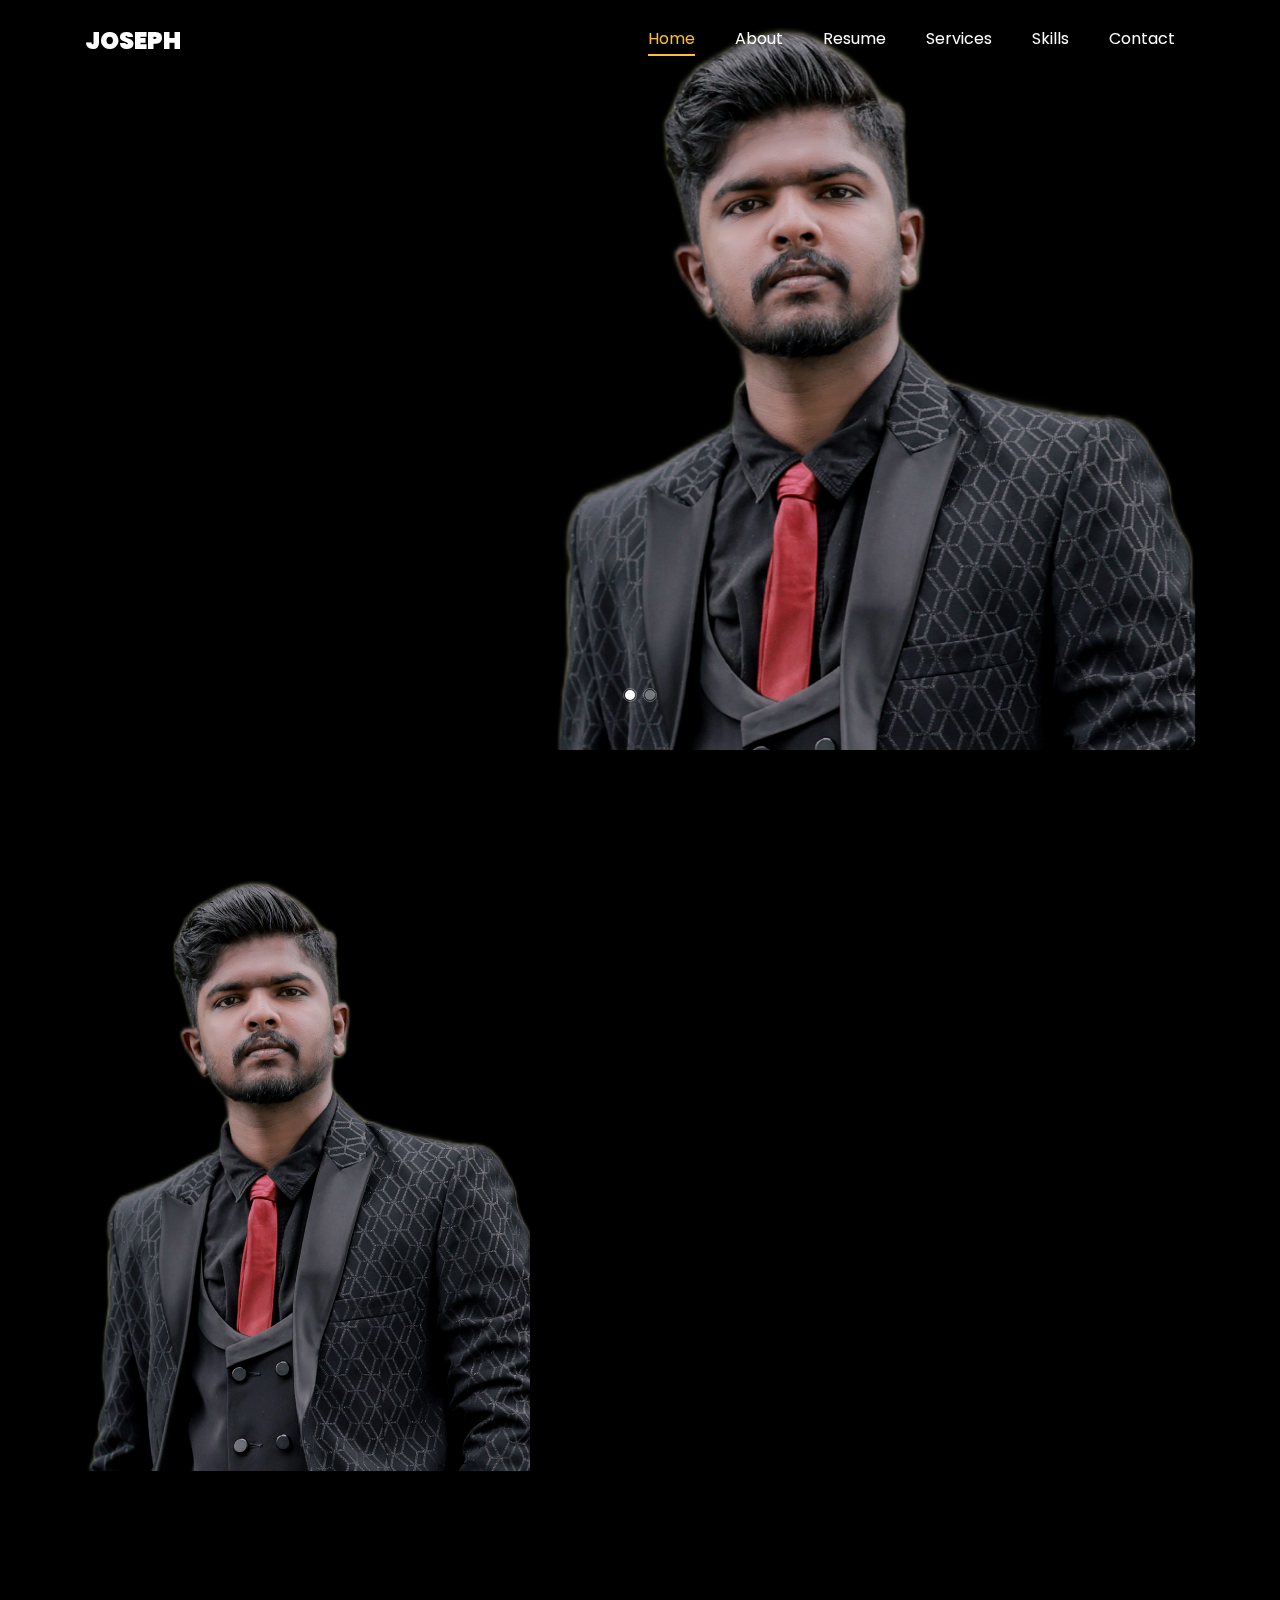
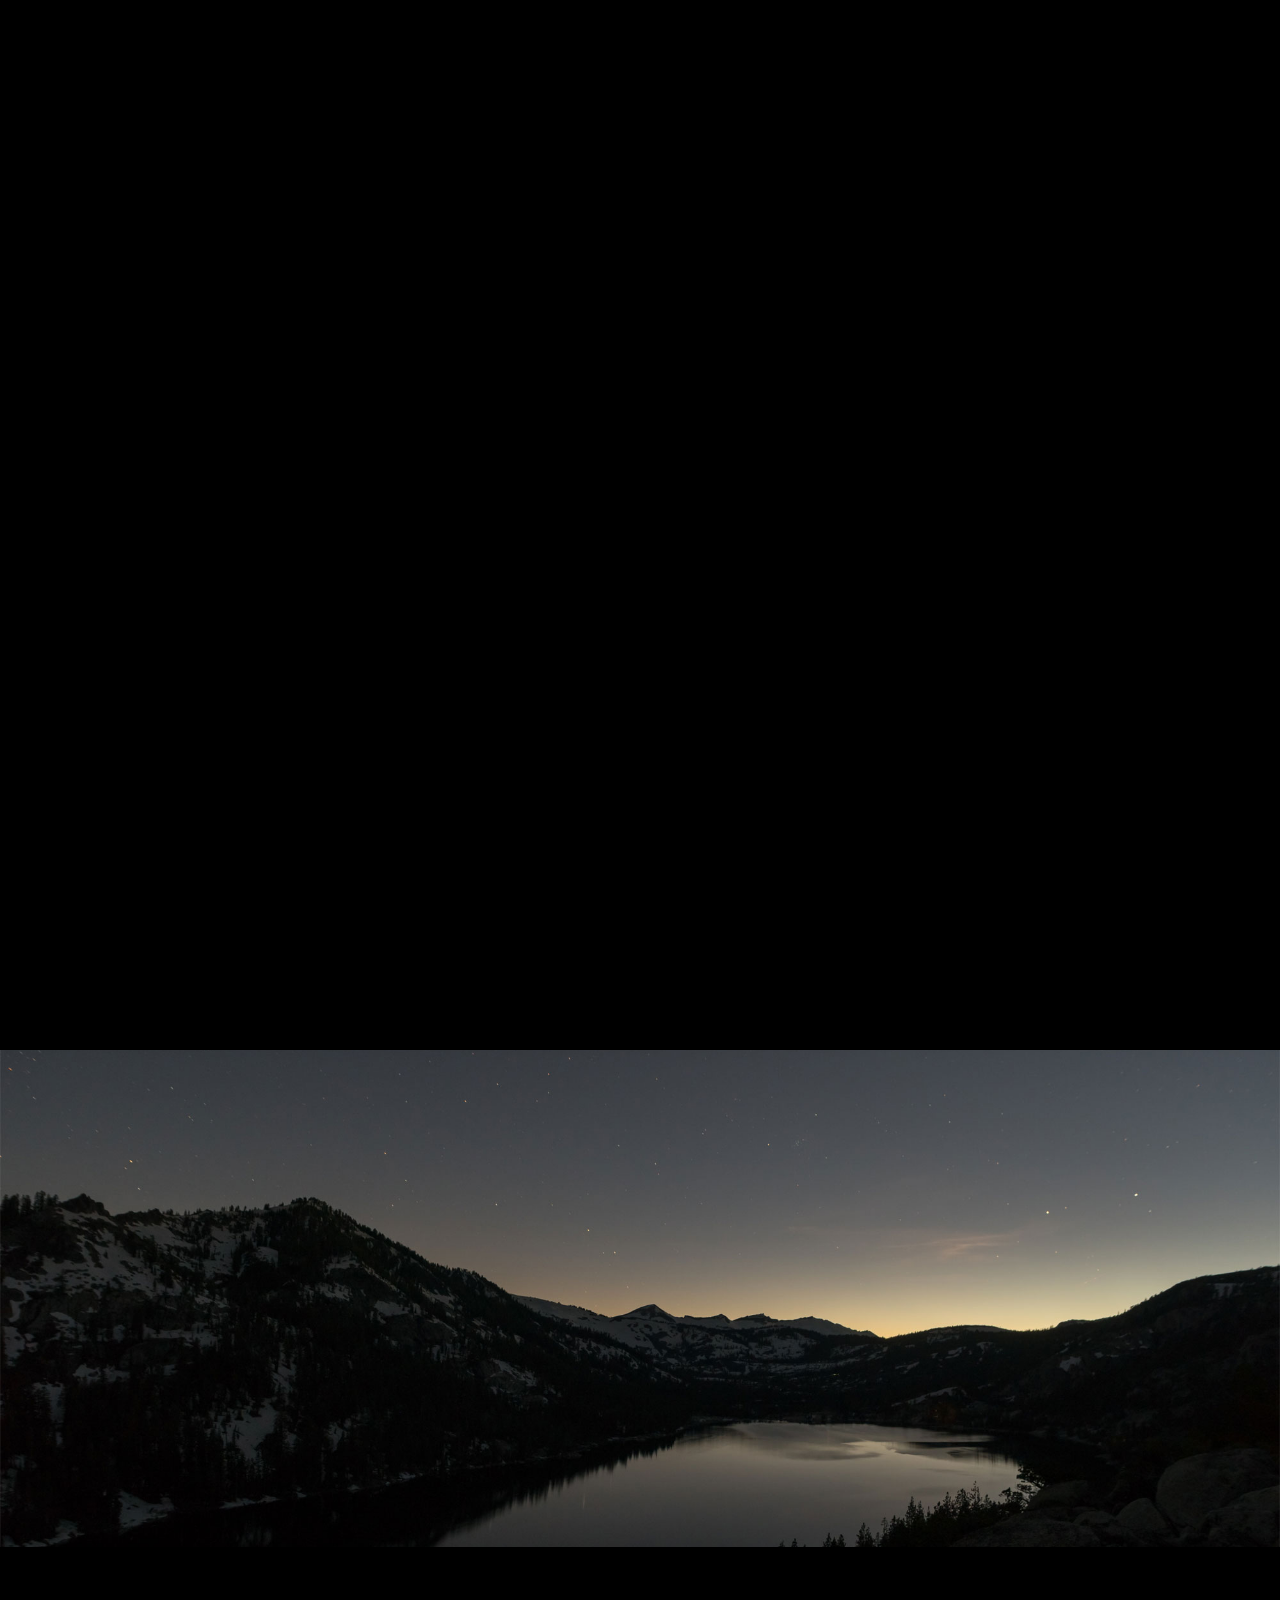
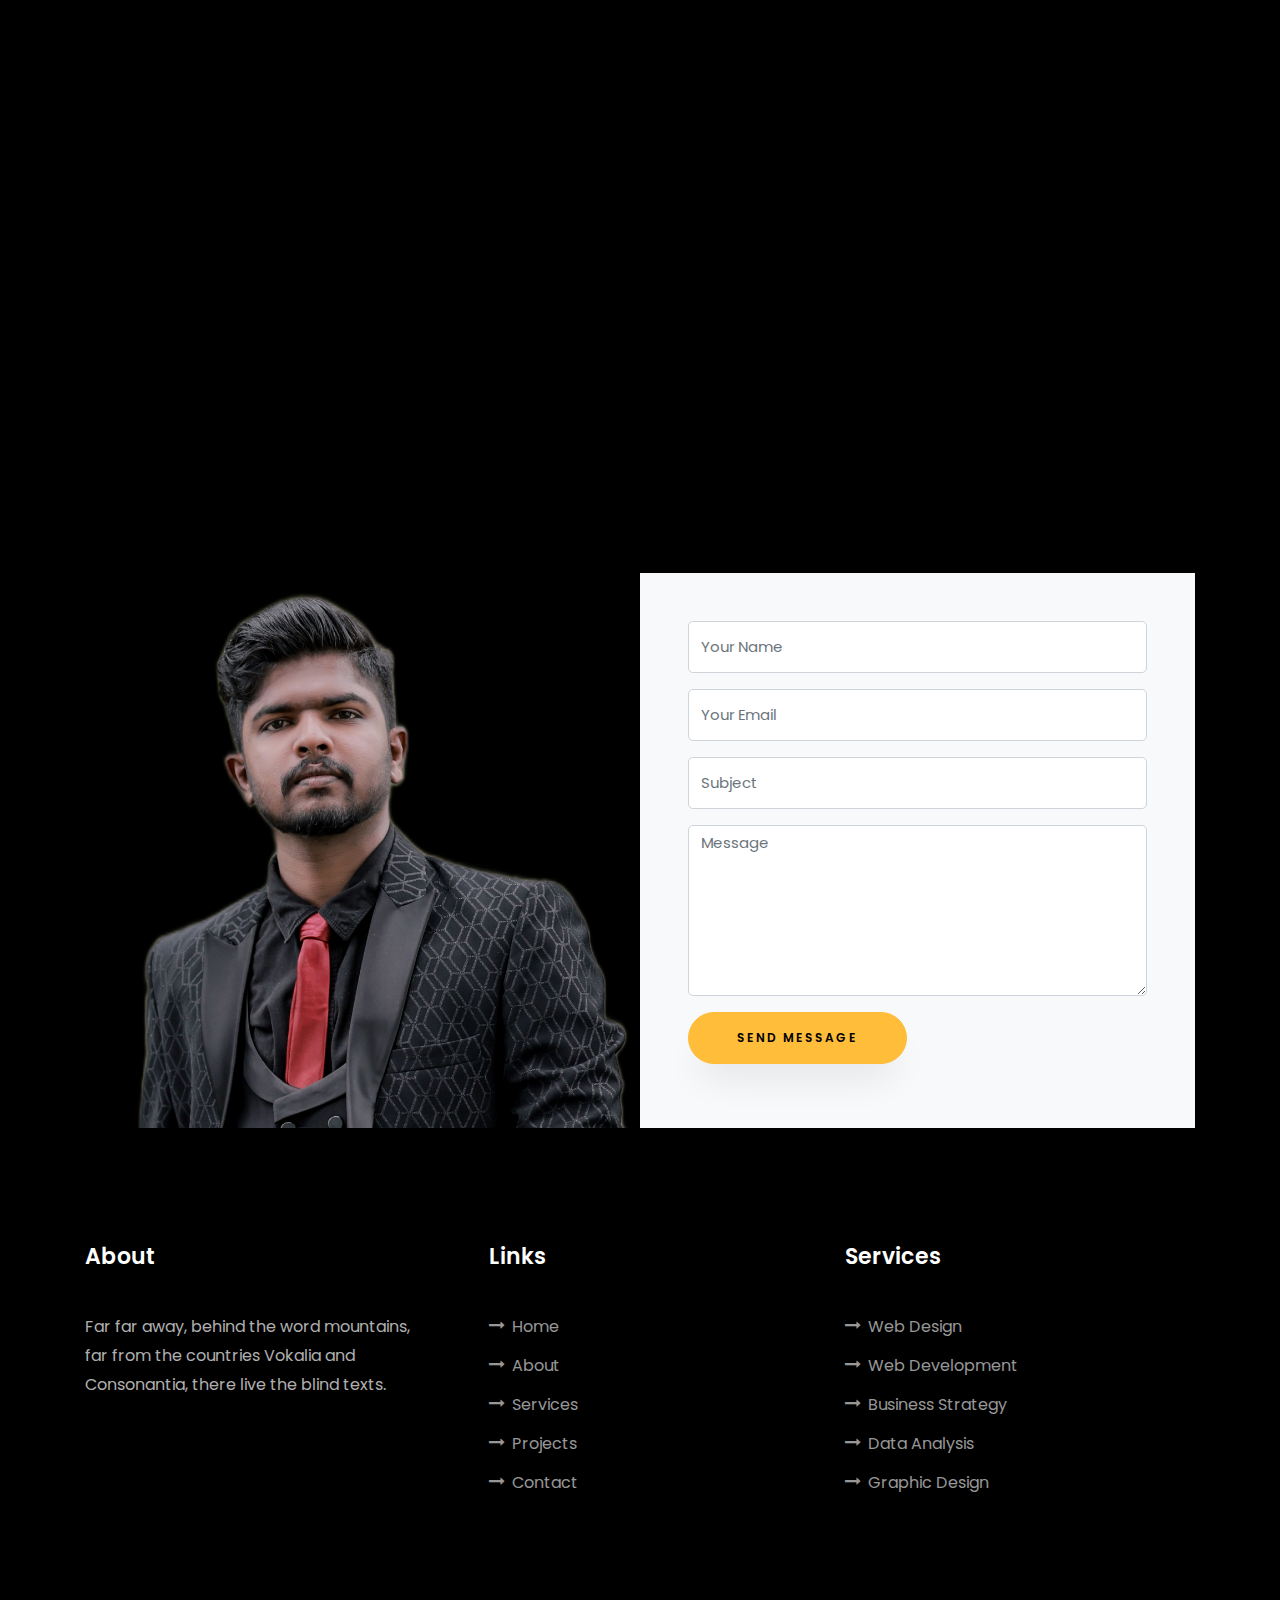
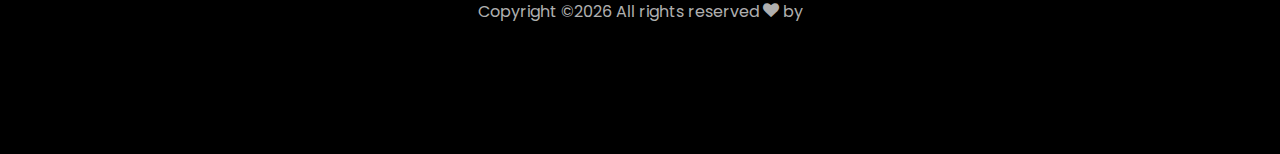
<file: index.html>
<!DOCTYPE html>
<html lang="en">
  <head>
    <title>Joseph Devasia</title>
    <link rel="icon" type="image/x-icon" href="images/favicon.webp">
    <meta charset="utf-8">
    <meta name="viewport" content="width=device-width, initial-scale=1, shrink-to-fit=no">
    
    <link href="https://fonts.googleapis.com/css?family=Poppins:100,200,300,400,500,600,700,800,900" rel="stylesheet">

    <link rel="stylesheet" href="css/open-iconic-bootstrap.min.css">
    <link rel="stylesheet" href="css/animate.css">
    
    <link rel="stylesheet" href="css/owl.carousel.min.css">
    <link rel="stylesheet" href="css/owl.theme.default.min.css">
    <link rel="stylesheet" href="css/magnific-popup.css">

    <link rel="stylesheet" href="css/aos.css">

    <link rel="stylesheet" href="css/ionicons.min.css">
    
    <link rel="stylesheet" href="css/flaticon.css">
    <link rel="stylesheet" href="css/icomoon.css">
    <link rel="stylesheet" href="css/style.css">
  </head>
  <body data-spy="scroll" data-target=".site-navbar-target" data-offset="300">
	  
	  
    <nav class="navbar navbar-expand-lg navbar-dark ftco_navbar ftco-navbar-light site-navbar-target" id="ftco-navbar">
	    <div class="container">
	      <a class="navbar-brand" href="index.html">Joseph</a>
	      <button class="navbar-toggler js-fh5co-nav-toggle fh5co-nav-toggle" type="button" data-toggle="collapse" data-target="#ftco-nav" aria-controls="ftco-nav" aria-expanded="false" aria-label="Toggle navigation">
	        <span class="oi oi-menu"></span> Menu
	      </button>

	      <div class="collapse navbar-collapse" id="ftco-nav">
	        <ul class="navbar-nav nav ml-auto">
	          <li class="nav-item"><a href="#home-section" class="nav-link"><span>Home</span></a></li>
	          <li class="nav-item"><a href="#about-section" class="nav-link"><span>About</span></a></li>
	          <li class="nav-item"><a href="#resume-section" class="nav-link"><span>Resume</span></a></li>
	          <li class="nav-item"><a href="#services-section" class="nav-link"><span>Services</span></a></li>
	          <li class="nav-item"><a href="#skills-section" class="nav-link"><span>Skills</span></a></li>
	          <li class="nav-item"><a href="#contact-section" class="nav-link"><span>Contact</span></a></li>
	        </ul>
	      </div>
	    </div>
	  </nav>
	  <section id="home-section" class="hero">
		  <div class="home-slider  owl-carousel">
	      <div class="slider-item ">
	      	<div class="overlay"></div>
	        <div class="container">
	          <div class="row d-md-flex no-gutters slider-text align-items-end justify-content-end" data-scrollax-parent="true">
	          	<div class="one-third js-fullheight order-md-last img" style="background-image:url(images/bg_1.png);">
	          		<div class="overlay"></div>
	          	</div>
		          <div class="one-forth d-flex  align-items-center ftco-animate" data-scrollax=" properties: { translateY: '70%' }">
		          	<div class="text">
		          		<span class="subheading">Hello!</span>
			            <h1 class="mb-4 mt-3">I'm <span>Joseph Devasia</span></h1>
			            <h2 class="mb-4">A Web Designer and CyberSecurity Enthusiast</h2>
			            <p><a href="#" class="btn btn-primary py-3 px-4">Hire me</a> <a href="#" class="btn btn-white btn-outline-white py-3 px-4">My works</a></p>
		            </div>
		          </div>
	        	</div>
	        </div>
	      </div>

	      <div class="slider-item">
	      	<div class="overlay"></div>
	        <div class="container">
	          <div class="row d-flex no-gutters slider-text align-items-end justify-content-end" data-scrollax-parent="true">
	          	<div class="one-third js-fullheight order-md-last img" style="background-image:url(images/bg_2.png);">
	          		<div class="overlay"></div>
	          	</div>
		          <div class="one-forth d-flex align-items-center ftco-animate" data-scrollax=" properties: { translateY: '70%' }">
		          	<div class="text">
		          		<span class="subheading">Hello!</span>
			            <h1 class="mb-4 mt-3">I'm a <span>Software Engineer</span> based in Kerala</h1>
			            <p><a href="#" class="btn btn-primary py-3 px-4">Hire me</a> <a href="#" class="btn btn-white btn-outline-white py-3 px-4">My works</a></p>
		            </div>
		          </div>
	        	</div>
	        </div>
	      </div>
	    </div>
    </section>

    <section class="ftco-about img ftco-section ftco-no-pb" id="about-section">
    	<div class="container">
    		<div class="row d-flex">
    			<div class="col-md-6 col-lg-5 d-flex">
    				<div class="img-about img d-flex align-items-stretch">
    					<div class="overlay"></div>
	    				<div class="img d-flex align-self-stretch align-items-center" style="background-image:url(images/bg_1.png);">
	    				</div>
    				</div>
    			</div>
    			<div class="col-md-6 col-lg-7 pl-lg-5 pb-5">
    				<div class="row justify-content-start pb-3">
		          <div class="col-md-12 heading-section ftco-animate">
		          	<h1 class="big">About</h1>
		            <h2 class="mb-4">About Me</h2>
		            <p>Simplicity is the ultimate sophistication</p>
		            <ul class="about-info mt-4 px-md-0 px-2">
		            	<li class="d-flex"><span>Name:</span> <span>Joseph Devasia</span></li>
		            	<li class="d-flex"><span>Date of birth:</span> <span>July 24 2001</span></li>
		            	<li class="d-flex"><span>Address:</span> <span>Denton, Texas, United States of America</span></li>
		            	<li class="d-flex"><span>Zip code:</span> <span>689573</span></li>
		            	<li class="d-flex"><span>Email:</span> <span>email@josephdevasia.info</span></li>
		            	<li class="d-flex"><span>Phone: </span> <span>9403128918</span></li>
		            </ul>
		          </div>
		        </div>
	          <div class="counter-wrap ftco-animate d-flex mt-md-3">
              <div class="text">
              	<p class="mb-4">
	                <span class="number" data-number="5">0</span>
	                <span>Project complete</span>
                </p>
                <p><a href="#" class="btn btn-primary py-3 px-3">Download CV</a></p>
              </div>
	          </div>
	        </div>
        </div>
    	</div>
    </section>

    <section class="ftco-section ftco-no-pb" id="resume-section">
    	<div class="container">
    		<div class="row justify-content-center pb-5">
          <div class="col-md-10 heading-section text-center ftco-animate">
          	<h1 class="big big-2">Resume</h1>
            <h2 class="mb-4">Resume</h2>
            <p>True mastery lies in making thing looks simple</p>
          </div>
        </div>
    		<div class="row">
    			<div class="col-md-6">
    			    <div class="resume-wrap ftco-animate">
    					<span class="date">from 2024</span>
    					<h2>Dev/Charm -Develop like Charm</h2>
    					<span class="position"> CEO & Co-Founder</span>
    					<p class="mt-4"></p>
    				</div>
    				<div class="resume-wrap ftco-animate">
    					<span class="date">2019-2023</span>
    					<h2>Bachelor of Technology in Computer Science and Engineering</h2>
    					<span class="position">KTU, Kerala</span>
    					<p class="mt-4"></p>
    				</div>
    				<div class="resume-wrap ftco-animate">
    					<span class="date">Nov 2023 - Jul 2024</span>
    					<h2>Associate Customer Support</h2>
    					<span class="position">Sutherland Global</span>
    					<p class="mt-4"></p>
    				</div>
    				<div class="resume-wrap ftco-animate">
    					<span class="date">Sept 2024 - Oct 2024</span>
    					<h2>Regional Trainer</h2>
    					<span class="position">Flipkart India</span>
    					<p class="mt-4"></p>
    				</div>
    			</div>

    			<!-- <div class="col-md-6">
    				<div class="resume-wrap ftco-animate">
    					<span class="date">2014-2015</span>
    					<h2>Art &amp; Creative Director</h2>
    					<span class="position">Cambridge University</span>
    					<p class="mt-4">A small river named Duden flows by their place and supplies it with the necessary regelialia. It is a paradisematic country, in which roasted parts of sentences fly into your mouth.</p>
    				</div>
    				<div class="resume-wrap ftco-animate">
    					<span class="date">2014-2015</span>
    					<h2>Wordpress Developer</h2>
    					<span class="position">Cambridge University</span>
    					<p class="mt-4">A small river named Duden flows by their place and supplies it with the necessary regelialia. It is a paradisematic country, in which roasted parts of sentences fly into your mouth.</p>
    				</div>
    				<div class="resume-wrap ftco-animate">
    					<span class="date">2017-2018</span>
    					<h2>UI/UX Designer</h2>
    					<span class="position">Cambridge University</span>
    					<p class="mt-4">A small river named Duden flows by their place and supplies it with the necessary regelialia. It is a paradisematic country, in which roasted parts of sentences fly into your mouth.</p>
    				</div>
    			</div> -->
    		</div>
    		<div class="row justify-content-center mt-5">
    			<div class="col-md-6 text-center ftco-animate">
    				<p><a href="#" class="btn btn-primary py-4 px-5">Download CV</a></p>
    			</div>
    		</div>
    	</div>
    </section>

    <section class="ftco-section" id="services-section">
    	<div class="container">
    		<div class="row justify-content-center py-5 mt-5">
          <div class="col-md-12 heading-section text-center ftco-animate">
          	<h1 class="big big-2">Services</h1>
            <h2 class="mb-4">Services</h2>
            <p>Far far away, behind the word mountains, far from the countries Vokalia and Consonantia</p>
          </div>
        </div>
    		<div class="row">
					<div class="col-md-4 text-center d-flex ftco-animate">
						<a href="#" class="services-1">
							<span class="icon">
								<i class="flaticon-analysis"></i>
							</span>
							<div class="desc">
								<h3 class="mb-5">Web Design</h3>
							</div>
						</a>
					</div>
					<div class="col-md-4 text-center d-flex ftco-animate">
						<a href="#" class="services-1">
							<span class="icon">
								<i class="flaticon-flasks"></i>
							</span>
							<div class="desc">
								<h3 class="mb-5">Phtography</h3>
							</div>
						</a>
					</div>
					<div class="col-md-4 text-center d-flex ftco-animate">
						<a href="#" class="services-1">
							<span class="icon">
								<i class="flaticon-ideas"></i>
							</span>
							<div class="desc">
								<h3 class="mb-5">Web Developer</h3>
							</div>
						</a>
					</div>

					
					
					
				</div>
    	</div>
    </section>

		
		<section class="ftco-section" id="skills-section">
			<div class="container">
				<div class="row justify-content-center pb-5">
          <div class="col-md-12 heading-section text-center ftco-animate">
          	<h1 class="big big-2">Skills</h1>
            <h2 class="mb-4">My Skills</h2>
            <p>Far far away, behind the word mountains, far from the countries Vokalia and Consonantia</p>
          </div>
        </div>
				<div class="row">
					<div class="col-md-6 animate-box">
						<div class="progress-wrap ftco-animate">
							<h3>Photoshop</h3>
							<div class="progress">
							 	<div class="progress-bar color-1" role="progressbar" aria-valuenow="90"
							  	aria-valuemin="0" aria-valuemax="100" style="width:90%">
							    <span>90%</span>
							  	</div>
							</div>
						</div>
					</div>
					<div class="col-md-6 animate-box">
						<div class="progress-wrap ftco-animate">
							<h3>jQuery</h3>
							<div class="progress">
							 	<div class="progress-bar color-2" role="progressbar" aria-valuenow="85"
							  	aria-valuemin="0" aria-valuemax="100" style="width:85%">
							    <span>85%</span>
							  	</div>
							</div>
						</div>
					</div>
					<div class="col-md-6 animate-box">
						<div class="progress-wrap ftco-animate">
							<h3>HTML5</h3>
							<div class="progress">
							 	<div class="progress-bar color-3" role="progressbar" aria-valuenow="95"
							  	aria-valuemin="0" aria-valuemax="100" style="width:95%">
							    <span>95%</span>
							  	</div>
							</div>
						</div>
					</div>
					<div class="col-md-6 animate-box">
						<div class="progress-wrap ftco-animate">
							<h3>CSS3</h3>
							<div class="progress">
							 	<div class="progress-bar color-4" role="progressbar" aria-valuenow="90"
							  	aria-valuemin="0" aria-valuemax="100" style="width:90%">
							    <span>90%</span>
							  	</div>
							</div>
						</div>
					</div>
					<div class="col-md-6 animate-box">
						<div class="progress-wrap ftco-animate">
							<h3>WordPress</h3>
							<div class="progress">
							 	<div class="progress-bar color-5" role="progressbar" aria-valuenow="70"
							  	aria-valuemin="0" aria-valuemax="100" style="width:70%">
							    <span>70%</span>
							  	</div>
							</div>
						</div>
					</div>
					<div class="col-md-6 animate-box">
						<div class="progress-wrap ftco-animate">
							<h3>SEO</h3>
							<div class="progress">
							 	<div class="progress-bar color-6" role="progressbar" aria-valuenow="80"
							  	aria-valuemin="0" aria-valuemax="100" style="width:80%">
							    <span>80%</span>
							  	</div>
							</div>
						</div>
					</div>
				</div>
			</div>
		</section>
 

    <section class="ftco-section ftco-hireme img margin-top" style="background-image: url(images/bg_1.jpg)">
			<div class="container">
				<div class="row justify-content-center">
					<div class="col-md-7 ftco-animate text-center">
						<h2>I'm <span>Available</span> to make your vision into life</h2>
						<p>Click to reach our website</p>
						<p class="mb-0"><a href="https://devncharm.com" class="btn btn-primary py-3 px-5">Visit</a></p>
					</div>
				</div>
			</div>
		</section>

    <section class="ftco-section contact-section ftco-no-pb" id="contact-section">
      <div class="container">
      	<div class="row justify-content-center mb-5 pb-3">
          <div class="col-md-7 heading-section text-center ftco-animate">
            <h1 class="big big-2">Contact</h1>
            <h2 class="mb-4">Contact Me</h2>
            <p></p>
          </div>
        </div>

        <div class="row d-flex contact-info mb-5">
          <div class="col-md-6 col-lg-3 d-flex ftco-animate">
          	<div class="align-self-stretch box p-4 text-center">
          		<div class="icon d-flex align-items-center justify-content-center">
          			<span class="icon-map-signs"></span>
          		</div>
          		<h3 class="mb-4">Address</h3>
	            <p>Denton, Texas, United States of Anerica</p>
	          </div>
          </div>
          <div class="col-md-6 col-lg-3 d-flex ftco-animate">
          	<div class="align-self-stretch box p-4 text-center">
          		<div class="icon d-flex align-items-center justify-content-center">
          			<span class="icon-phone2"></span>
          		</div>
          		<h3 class="mb-4">Contact Number</h3>
	            <p><a href="tel://1234567920">+1 9403128918</a></p>
	          </div>
          </div>
          <div class="col-md-6 col-lg-3 d-flex ftco-animate">
          	<div class="align-self-stretch box p-4 text-center">
          		<div class="icon d-flex align-items-center justify-content-center">
          			<span class="icon-paper-plane"></span>
          		</div>
          		<h3 class="mb-4">Email Address</h3>
	            <p><a href="mailto:email@josephdevasia.info">email@josephdevasia.info</a></p>
	          </div>
          </div>
          <div class="col-md-6 col-lg-3 d-flex ftco-animate">
          	<div class="align-self-stretch box p-4 text-center">
          		<div class="icon d-flex align-items-center justify-content-center">
          			<span class="icon-globe"></span>
          		</div>
          		<h3 class="mb-4">Website</h3>
	            <p><a href="https://josephdevasia.info/">josephdevasia.info</a></p>
	          </div>
          </div>
        </div>

        <div class="row no-gutters block-9">
          <div class="col-md-6 order-md-last d-flex">
            <form action="#" class="bg-light p-4 p-md-5 contact-form">
              <div class="form-group">
                <input type="text" class="form-control" placeholder="Your Name">
              </div>
              <div class="form-group">
                <input type="text" class="form-control" placeholder="Your Email">
              </div>
              <div class="form-group">
                <input type="text" class="form-control" placeholder="Subject">
              </div>
              <div class="form-group">
                <textarea name="" id="" cols="30" rows="7" class="form-control" placeholder="Message"></textarea>
              </div>
              <div class="form-group">
                <input type="submit" value="Send Message" class="btn btn-primary py-3 px-5">
              </div>
            </form>
          
          </div>

          <div class="col-md-6 d-flex">
          	<div class="img" style="background-image: url(images/bg_1.png);"></div>
          </div>
        </div>
      </div>
    </section>
		

    <footer class="ftco-footer ftco-section">
      <div class="container">
        <div class="row mb-5">
          <div class="col-md">
            <div class="ftco-footer-widget mb-4">
              <h2 class="ftco-heading-2">About</h2>
              <p>Far far away, behind the word mountains, far from the countries Vokalia and Consonantia, there live the blind texts.</p>
              <ul class="ftco-footer-social list-unstyled float-md-left float-lft mt-5">
                <li class="ftco-animate"><a href="#"><span class="icon-twitter"></span></a></li>
                <li class="ftco-animate"><a href="#"><span class="icon-facebook"></span></a></li>
                <li class="ftco-animate"><a href="#"><span class="icon-instagram"></span></a></li>
              </ul>
            </div>
          </div>
          <div class="col-md">
            <div class="ftco-footer-widget mb-4 ml-md-4">
              <h2 class="ftco-heading-2">Links</h2>
              <ul class="list-unstyled">
                <li><a href="#"><span class="icon-long-arrow-right mr-2"></span>Home</a></li>
                <li><a href="#"><span class="icon-long-arrow-right mr-2"></span>About</a></li>
                <li><a href="#"><span class="icon-long-arrow-right mr-2"></span>Services</a></li>
                <li><a href="#"><span class="icon-long-arrow-right mr-2"></span>Projects</a></li>
                <li><a href="#"><span class="icon-long-arrow-right mr-2"></span>Contact</a></li>
              </ul>
            </div>
          </div>
          <div class="col-md">
             <div class="ftco-footer-widget mb-4">
              <h2 class="ftco-heading-2">Services</h2>
              <ul class="list-unstyled">
                <li><a href="#"><span class="icon-long-arrow-right mr-2"></span>Web Design</a></li>
                <li><a href="#"><span class="icon-long-arrow-right mr-2"></span>Web Development</a></li>
                <li><a href="#"><span class="icon-long-arrow-right mr-2"></span>Business Strategy</a></li>
                <li><a href="#"><span class="icon-long-arrow-right mr-2"></span>Data Analysis</a></li>
                <li><a href="#"><span class="icon-long-arrow-right mr-2"></span>Graphic Design</a></li>
              </ul>
            </div>
          </div>
          
        </div>
        <div class="row">
          <div class="col-md-12 text-center">

            <p><!-- Link back to Colorlib can't be removed. Template is licensed under CC BY 3.0. -->
  Copyright &copy;<script>document.write(new Date().getFullYear());</script> All rights reserved  <i class="icon-heart color-danger" aria-hidden="true"></i> by <a href="https://colorlib.com" target="_blank"></a>
  <!-- Link back to Colorlib can't be removed. Template is licensed under CC BY 3.0. --></p>
          </div>
        </div>
      </div>
    </footer>
    
  

  <!-- loader -->
  <div id="ftco-loader" class="show fullscreen"><svg class="circular" width="48px" height="48px"><circle class="path-bg" cx="24" cy="24" r="22" fill="none" stroke-width="4" stroke="#eeeeee"/><circle class="path" cx="24" cy="24" r="22" fill="none" stroke-width="4" stroke-miterlimit="10" stroke="#F96D00"/></svg></div>


  <script src="js/jquery.min.js"></script>
  <script src="js/jquery-migrate-3.0.1.min.js"></script>
  <script src="js/popper.min.js"></script>
  <script src="js/bootstrap.min.js"></script>
  <script src="js/jquery.easing.1.3.js"></script>
  <script src="js/jquery.waypoints.min.js"></script>
  <script src="js/jquery.stellar.min.js"></script>
  <script src="js/owl.carousel.min.js"></script>
  <script src="js/jquery.magnific-popup.min.js"></script>
  <script src="js/aos.js"></script>
  <script src="js/jquery.animateNumber.min.js"></script>
  <script src="js/scrollax.min.js"></script>
  
  <script src="js/main.js"></script>
    
  </body>
</html>
</file>
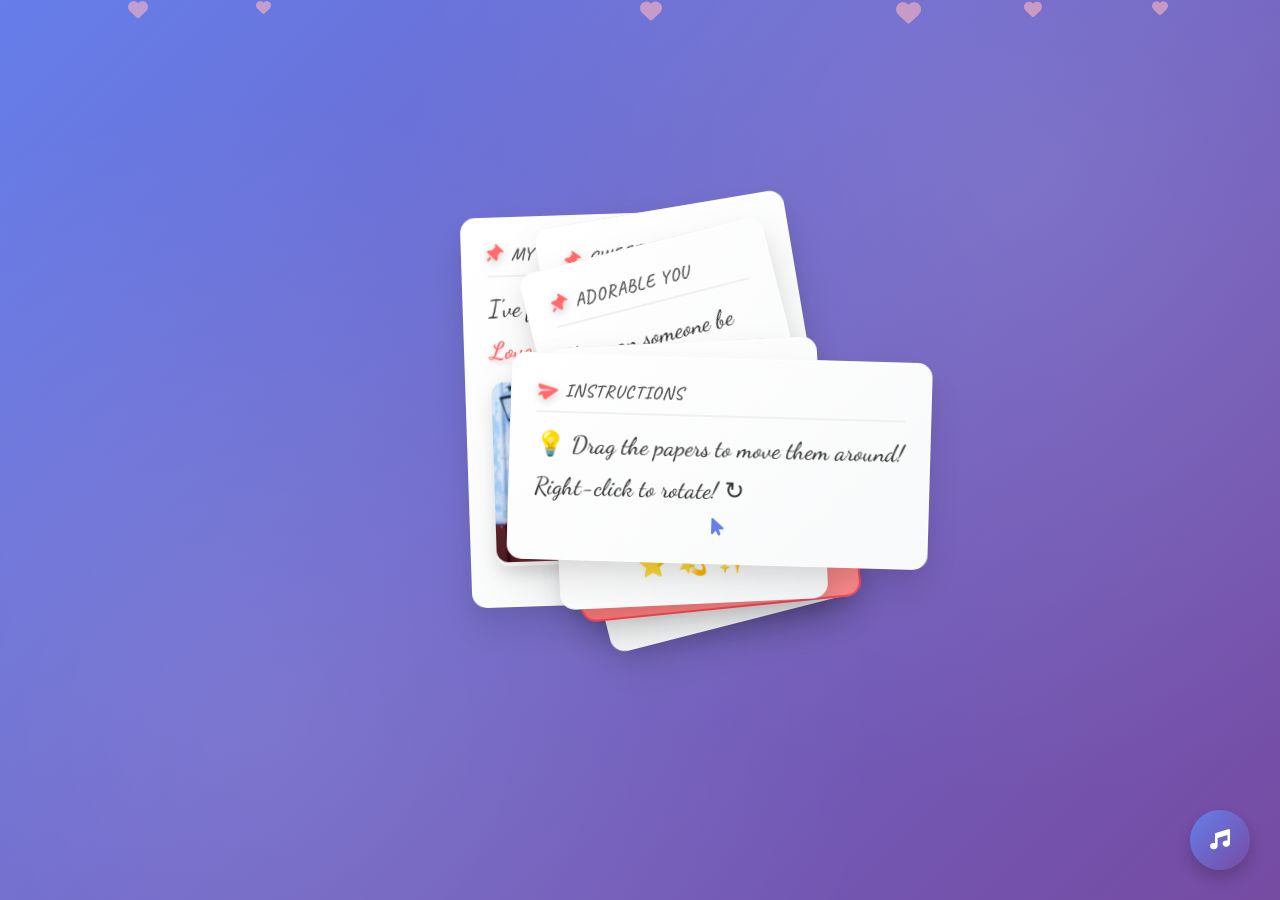
<file: confess/index.html>
<!DOCTYPE html>
<html lang="en">
<head>
  <meta charset="UTF-8">
  <meta name="viewport" content="width=device-width, initial-scale=1.0">
  
  <!-- SEO Meta Tags -->
  <title>For you</title>
  <meta name="description" content="Express your love with beautiful interactive digital love letters. Drag, rotate, and personalize romantic notes with photos and heartfelt messages. Perfect for Valentine's Day, anniversaries, or any romantic occasion.">
  <meta name="keywords" content="love letters, romantic messages, interactive cards, valentine's day, digital romance, love notes, romantic website, anniversary gifts, personalized messages">
  <meta name="author" content="Love Letters Interactive">
  <meta name="robots" content="index, follow">
  
  <!-- Open Graph / Facebook -->
  <meta property="og:type" content="website">
  <meta property="og:url" content="">
  <meta property="og:title" content="Interactive Love Letters ❤️ - Romantic Digital Notes">
  <meta property="og:description" content="Create and share beautiful interactive love letters with photos and heartfelt messages. Perfect for expressing your feelings in a unique digital way.">
  <meta property="og:image" content="images/og-image.jpg">
  
  <!-- Twitter -->
  <meta property="twitter:card" content="summary_large_image">
  <meta property="twitter:url" content="">
  <meta property="twitter:title" content="Interactive Love Letters ❤️ - Romantic Digital Notes">
  <meta property="twitter:description" content="Create and share beautiful interactive love letters with photos and heartfelt messages.">
  <meta property="twitter:image" content="images/twitter-image.jpg">
  
  <!-- Favicon -->
  <link rel="icon" type="image/x-icon" href="data:image/svg+xml,<svg xmlns=%22http://www.w3.org/2000/svg%22 viewBox=%220 0 100 100%22><text y=%22.9em%22 font-size=%2290%22>❤️</text></svg>">
  
  <!-- Fonts and Icons -->
  <link rel='stylesheet' href='https://fonts.googleapis.com/css2?family=Short+Stack&family=Homemade+Apple&family=Dancing+Script:wght@400;600;700&family=Caveat:wght@400;600;700&display=swap'>
  <link rel="stylesheet" href="https://cdnjs.cloudflare.com/ajax/libs/font-awesome/6.0.0/css/all.min.css">
  <link rel="stylesheet" href="./style.css">
  
  <!-- Structured Data -->
  <script type="application/ld+json">
  {
    "@context": "https://schema.org",
    "@type": "WebApplication",
    "name": "Interactive Love Letters",
    "description": "Create beautiful interactive digital love letters with photos and romantic messages",
    "url": "",
    "applicationCategory": "Entertainment",
    "operatingSystem": "Any",
    "offers": {
      "@type": "Offer",
      "price": "0",
      "priceCurrency": "USD"
    },
    "author": {
      "@type": "Organization",
      "name": "Love Letters Interactive"
    }
  }
  </script>
</head>
<body>
<!-- Floating hearts animation -->
<div class="floating-hearts">
  <i class="fas fa-heart heart-1"></i>
  <i class="fas fa-heart heart-2"></i>
  <i class="fas fa-heart heart-3"></i>
  <i class="fas fa-heart heart-4"></i>
  <i class="fas fa-heart heart-5"></i>
  <i class="fas fa-heart heart-6"></i>
</div>

<!-- Interactive love papers -->
<div class="paper heart">
  <div class="heart-content">
    <i class="fas fa-heart main-heart"></i>
    <p class="heart-text">Click & Drag Me!</p>
  </div>
</div>

<div class="paper image love-note">
  <div class="paper-header">
    <i class="fas fa-thumbtack pin"></i>
    <span class="note-title">My Feelings</span>
  </div>
  <p class="handwriting">I've fallen deeply in</p>
  <p class="handwriting highlight">Love with You 😍</p>
  <div class="image-container">
    <img src="https://josephdevasia1.github.io/confess/images/1.JPEG" alt="Beautiful moment" />
    <div class="image-overlay">
      <i class="fas fa-heart overlay-heart"></i>
    </div>
  </div>
</div>

<div class="paper image love-note">
  <div class="paper-header">
    <i class="fas fa-thumbtack pin"></i>
    <span class="note-title">Sweet Memory</span>
  </div>
  <p class="handwriting">Every moment with you</p>
  <p class="handwriting">is precious ✨</p>
  <div class="image-container">
    <img src="https://josephdevasia1.github.io/confess/images/together.JPEG" alt="Sweet memory" />
    <div class="image-overlay">
      <i class="fas fa-sparkle overlay-heart"></i>
    </div>
  </div>
</div>

<div class="paper image love-note">
  <div class="paper-header">
    <i class="fas fa-thumbtack pin"></i>
    <span class="note-title">Adorable You</span>
  </div>
  <p class="handwriting">How can someone be</p>
  <p class="handwriting highlight">so incredibly cute? ❤️</p>
  <div class="image-container">
    <img src="https://josephdevasia1.github.io/confess/images/2.JPEG" alt="Cute moment" />
    <div class="image-overlay">
      <i class="fas fa-heart overlay-heart"></i>
    </div>
  </div>
</div>

<div class="paper red special-note">
  <div class="paper-header">
    <i class="fas fa-star pin-star"></i>
    <span class="note-title special">Special Note</span>
  </div>
  <p class="p1 handwriting-large">You are my</p>
  <p class="p2 handwriting-large highlight">Favorite Person 😍</p>
  <div class="decorative-border"></div>
</div>

<div class="paper compliment-note">
  <div class="paper-header">
    <i class="fas fa-thumbtack pin"></i>
    <span class="note-title">Daily Reminder</span>
  </div>
  <p class="p1 handwriting">You are beautiful,</p>
  <p class="p1 handwriting">amazing, and</p>
  <p class="p1 handwriting">absolutely <span class="love-text">wonderful ❤️</span></p>
  <div class="sticker-collection">
    <span class="sticker">⭐</span>
    <span class="sticker">💫</span>
    <span class="sticker">✨</span>
  </div>
</div>

<div class="paper instruction-note">
  <div class="paper-header">
    <i class="fas fa-paper-plane pin"></i>
    <span class="note-title">Instructions</span>
  </div>
  <p class="p1 handwriting">💡 Drag the papers to move them around!</p>
  <p class="p1 handwriting">Right-click to rotate! ↻</p>
  <div class="interactive-demo">
    <i class="fas fa-mouse-pointer demo-cursor"></i>
  </div>
</div>

<!-- Music toggle button -->
<button class="music-toggle" id="musicToggle">
  <i class="fas fa-music"></i>
</button>

<!-- Audio element for background music -->
<audio id="backgroundMusic" loop>
  <source src="https://josephdevasia1.github.io/confess/images/music.mp3" type="audio/mpeg">
</audio>
  <script  src="./script.js"></script>

</body>
</html>
</file>
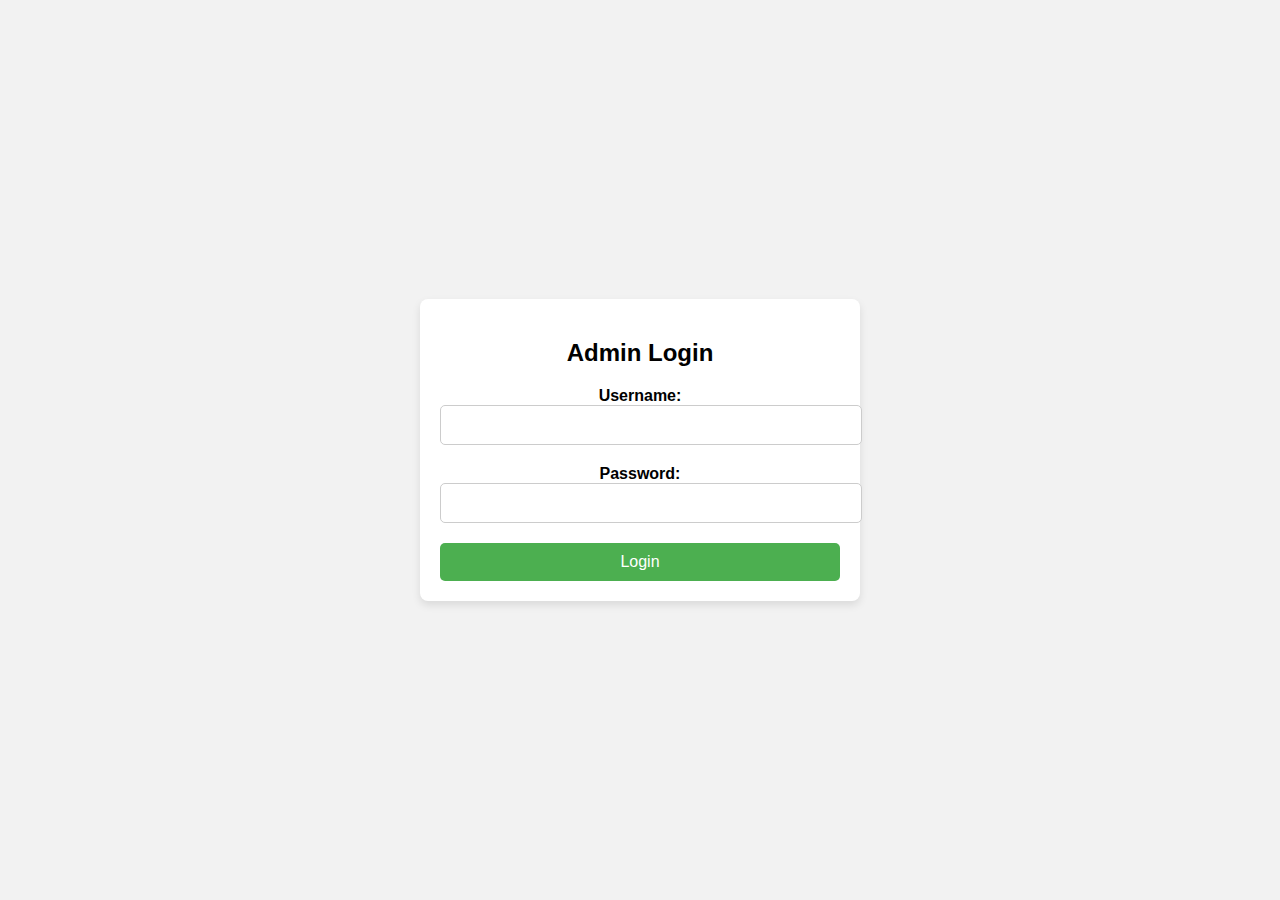
<file: hospital/admin.html>
<!DOCTYPE html>
<html>
<head>
    <meta charset="utf-8">
    <meta name="viewport" content="width=device-width, initial-scale=1">
    <title>Admin Login</title>
    <style type="text/css">
    	/* style/admin.css */

body {
    font-family: Arial, sans-serif;
    margin: 0;
    padding: 0;
    background-color: #f2f2f2;
}

.container {
    display: flex;
    justify-content: center;
    align-items: center;
    height: 100vh;
}

.scroll {
    width: 90%;
    max-width: 400px;
    background-color: #fff;
    border-radius: 8px;
    padding: 20px;
    box-shadow: 0 4px 8px rgba(0, 0, 0, 0.1);
}

.login-form {
    text-align: center;
}

.form-group {
    margin-bottom: 20px;
}

label {
    display: block;
    font-weight: bold;
}

input[type="text"],
input[type="password"] {
    width: 100%;
    padding: 10px;
    border: 1px solid #ccc;
    border-radius: 5px;
    font-size: 16px;
}

.submit-button {
    width: 100%;
    padding: 10px;
    background-color: #4CAF50;
    color: white;
    border: none;
    border-radius: 5px;
    cursor: pointer;
    font-size: 16px;
    transition: background-color 0.3s;
}

.submit-button:hover {
    background-color: #45a049;
}

    </style>
</head>
<body>

<div class="container">
    <div class="scroll">
        <form action="admin.php" method="post">
            <div class="login-form">
                <h2>Admin Login</h2>
                <div class="form-group">
                    <label for="username">Username:</label>
                    <input type="text" id="username" name="username" required>
                </div>
                <div class="form-group">
                    <label for="password">Password:</label>
                    <input type="password" id="password" name="password" required>
                </div>
                <input type="submit" value="Login" class="submit-button">
            </div>
        </form>
    </div>
</div>

</body>
</html>
</file>
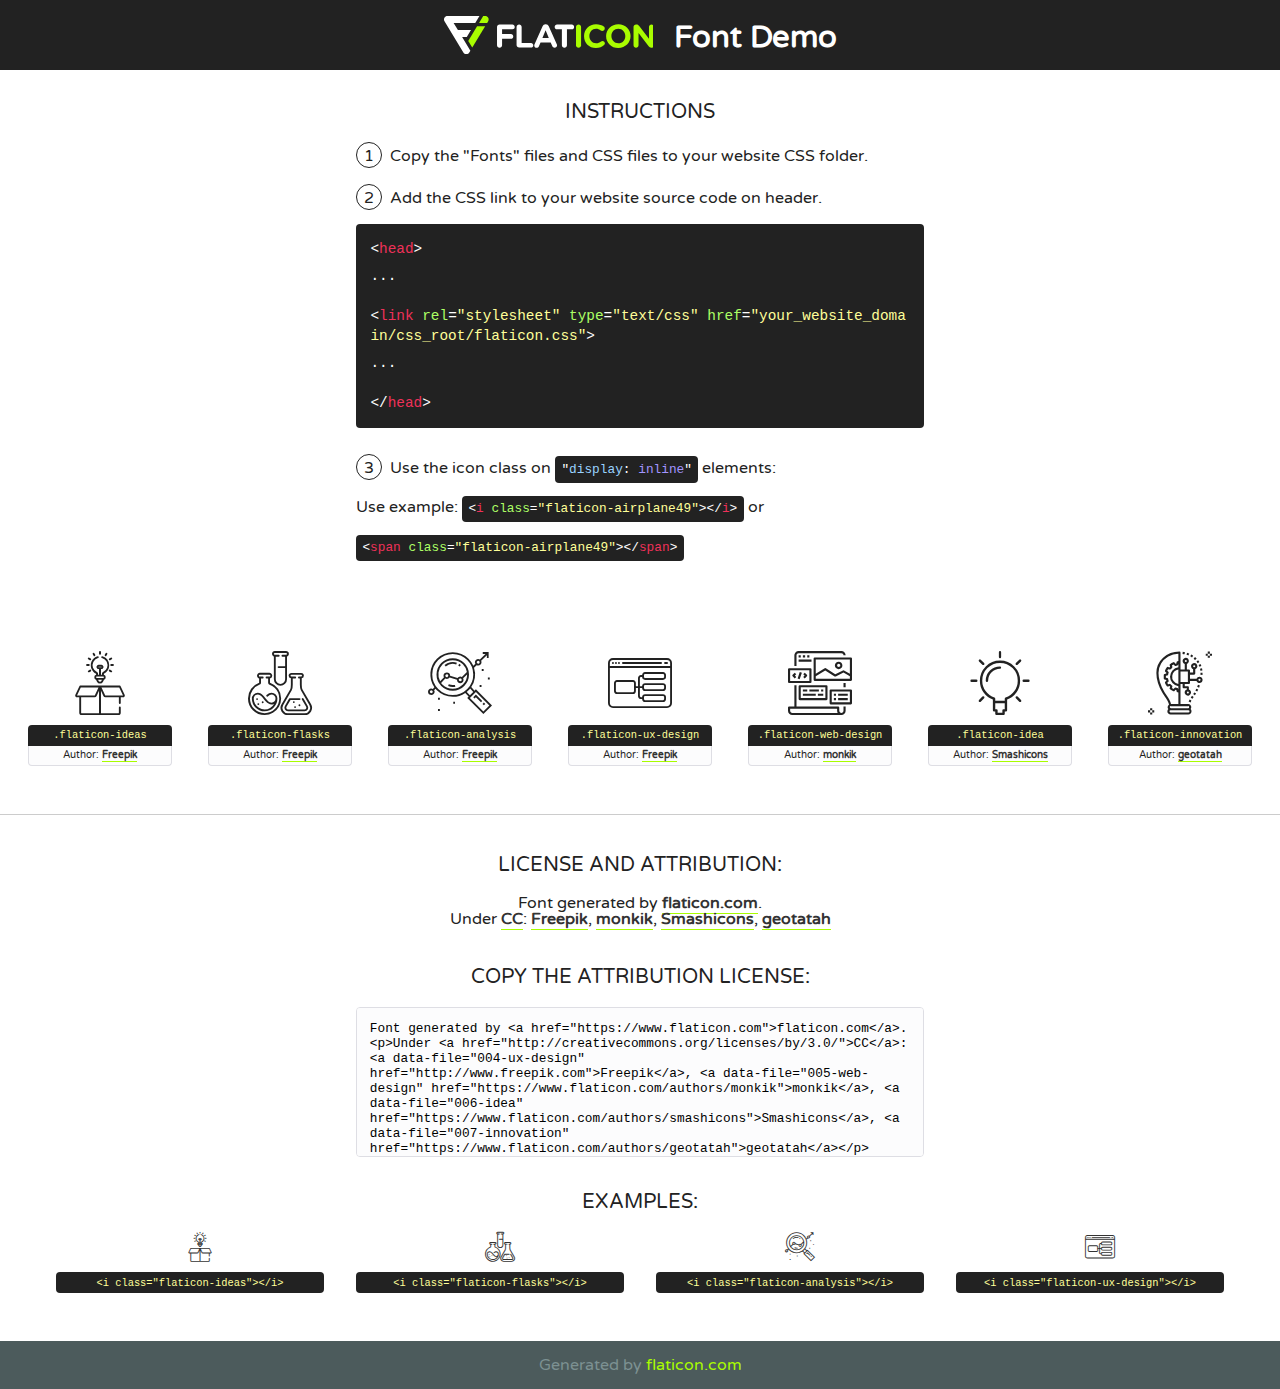
<file: fonts/flaticon/font/flaticon.html>
<!DOCTYPE html>
<!--
  Flaticon icon font: Flaticon
  Creation date: 20/03/2019 02:18
-->
<html>
<!DOCTYPE html>
<html>

<head>
    <title>Flaticon WebFont</title>
    <link href="http://fonts.googleapis.com/css?family=Varela+Round" rel="stylesheet" type="text/css" />
    <link rel="stylesheet" type="text/css" href="flaticon.css">
    <meta charset="UTF-8">
    <style>
    html, body, div, span, applet, object, iframe,
    h1, h2, h3, h4, h5, h6, p, blockquote, pre,
    a, abbr, acronym, address, big, cite, code,
    del, dfn, em, img, ins, kbd, q, s, samp,
    small, strike, strong, sub, sup, tt, var,
    b, u, i, center,
    dl, dt, dd, ol, ul, li,
    fieldset, form, label, legend,
    table, caption, tbody, tfoot, thead, tr, th, td,
    article, aside, canvas, details, embed, 
    figure, figcaption, footer, header, hgroup, 
    menu, nav, output, ruby, section, summary,
    time, mark, audio, video {
        margin: 0;
        padding: 0;
        border: 0;
        font-size: 100%;
        font: inherit;
        vertical-align: baseline;
    }
    /* HTML5 display-role reset for older browsers */
    article, aside, details, figcaption, figure, 
    footer, header, hgroup, menu, nav, section {
        display: block;
    }
    body {
        line-height: 1;
    }
    ol, ul {
        list-style: none;
    }
    blockquote, q {
        quotes: none;
    }
    blockquote:before, blockquote:after,
    q:before, q:after {
        content: '';
        content: none;
    }
    table {
        border-collapse: collapse;
        border-spacing: 0;
    }
    body {
        font-family: 'Varela Round', Helvetica, Arial, sans-serif;
        font-size: 16px;
        color: #222;
    }
    a {
        color: #333;
        border-bottom: 1px solid #a9fd00;
        font-weight: bold;
        text-decoration: none;
    }
    * {
        -moz-box-sizing: border-box;
        -webkit-box-sizing: border-box;
        box-sizing: border-box;
        margin: 0;
        padding: 0;
    }
    [class^="flaticon-"]:before, [class*=" flaticon-"]:before, [class^="flaticon-"]:after, [class*=" flaticon-"]:after {
        font-family: Flaticon;
        font-size: 30px;
        font-style: normal;
        margin-left: 20px;
        color: #333;
    }
    .wrapper {
        max-width: 600px;
        margin: auto;
        padding: 0 1em;
    }
    .title {
        font-size: 1.25em;
        text-align: center;
        margin-bottom: 1em;
        text-transform: uppercase;
    }
    header {
        text-align: center;
        background-color: #222;
        color: #fff;
        padding: 1em;
    }
    header .logo {
        width: 210px;
        height: 38px;
        display: inline-block;
        vertical-align: middle;
        margin-right: 1em;
        border: none;
    }
    header strong {
        font-size: 1.95em;
        font-weight: bold;
        vertical-align: middle;
        margin-top: 5px;
        display: inline-block;
    }
    .demo {
        margin: 2em auto;
        line-height: 1.25em;
    }
    .demo ul li {
        margin-bottom: 1em;
    }
    .demo ul li .num {
        color: #222;
        border-radius: 20px;
        display: inline-block;
        width: 26px;
        padding: 3px;
        height: 26px;
        text-align: center;
        margin-right: 0.5em;
        border: 1px solid #222;
    }
    .demo ul li code {
        background-color: #222;
        border-radius: 4px;
        padding: 0.25em 0.5em;
        display: inline-block;
        color: #fff;
        font-family: Consolas,Monaco,Lucida Console,Liberation Mono,DejaVu Sans Mono,Bitstream Vera Sans Mono,Courier New, monospace;
        font-weight: lighter;
        margin-top: 1em;
        font-size: 0.8em;
        word-break: break-all;
    }
    .demo ul li code.big {
        padding: 1em;
        font-size: 0.9em;
    }
    .demo ul li code .red {
        color: #EF3159;
    }
    .demo ul li code .green {
        color: #ACFF65;
    }
    .demo ul li code .yellow {
        color: #FFFF99;
    }
    .demo ul li code .blue {
        color: #99D3FF;
    }
    .demo ul li code .purple {
        color: #A295FF;
    }
    .demo ul li code .dots {
        margin-top: 0.5em;
        display: block;
    }
    #glyphs {
        border-bottom: 1px solid #ccc;
        padding: 2em 0;
        text-align: center;
    }
    .glyph {
        display: inline-block;
        width: 9em;
        margin: 1em;
        text-align: center;
        vertical-align: top;
        background: #FFF;
    }
    .glyph .glyph-icon {
        padding: 10px;
        display: block;
        font-family:"Flaticon";
        font-size: 64px;
        line-height: 1;
    }
    .glyph .glyph-icon:before {
        font-size: 64px;
        color: #222;
        margin-left: 0;
    }
    .class-name {
        font-size: 0.65em;
        background-color: #222;
        color: #fff;
        border-radius: 4px 4px 0 0;
        padding: 0.5em;
        color: #FFFF99;
        font-family: Consolas,Monaco,Lucida Console,Liberation Mono,DejaVu Sans Mono,Bitstream Vera Sans Mono,Courier New, monospace;
    }
    .author-name {
        font-size: 0.6em;
        background-color: #fcfcfd;
        border: 1px solid #DEDEE4;
        border-top: 0;
        border-radius: 0 0 4px 4px;
        padding: 0.5em;
    }
    .class-name:last-child {
        font-size: 10px;
        color:#888;
    }
    .class-name:last-child a {
        font-size: 10px;
        color:#555;
    }
    .class-name:last-child a:hover {
        color:#a9fd00;
    }
    .glyph > input {
        display: block;
        width: 100px;
        margin: 5px auto;
        text-align: center;
        font-size: 12px;
        cursor: text;
    }
    .glyph > input.icon-input {
        font-family:"Flaticon";
        font-size: 16px;
        margin-bottom: 10px;
    }
    .attribution .title {
        margin-top: 2em;
    }
    .attribution textarea {
        background-color: #fcfcfd;
        padding: 1em;
        border: none;
        box-shadow: none;
        border: 1px solid #DEDEE4;
        border-radius: 4px;
        resize: none;
        width: 100%;
        height: 150px;
        font-size: 0.8em;
        font-family: Consolas,Monaco,Lucida Console,Liberation Mono,DejaVu Sans Mono,Bitstream Vera Sans Mono,Courier New, monospace;
        -webkit-appearance: none;
    }
    .iconsuse {
        margin: 2em auto;
        text-align: center;
        max-width: 1200px;
    }
    .iconsuse:after {
        content: '';
        display: table;
        clear: both;
    }
    .iconsuse .image {
        float: left;
        width: 25%;
        padding: 0 1em;
    }
    .iconsuse .image p {
        margin-bottom: 1em;
    }
    .iconsuse .image span {
        display: block;
        font-size: 0.65em;
        background-color: #222;
        color: #fff;
        border-radius: 4px;
        padding: 0.5em;
        color: #FFFF99;
        margin-top: 1em;
        font-family: Consolas,Monaco,Lucida Console,Liberation Mono,DejaVu Sans Mono,Bitstream Vera Sans Mono,Courier New, monospace;
    }
    #footer {
        text-align: center;
        background-color: #4C5B5C;
        color: #7c9192;
        padding: 1em;
    }
    #footer a {
        border: none;
        color: #a9fd00;
        font-weight: normal;
    }
    @media (max-width: 960px) {
        .iconsuse .image {
            width: 50%;
        }
    }
    @media (max-width: 560px) {
        .iconsuse .image {
            width: 100%;
        }
    }
    </style>
</head>

<body class="characters-off">

    <header>
        <a href="https://www.flaticon.com" target="_blank" class="logo">
            <svg version="1.1" xmlns="http://www.w3.org/2000/svg" xmlns:xlink="http://www.w3.org/1999/xlink" xmlns:a="http://ns.adobe.com/AdobeSVGViewerExtensions/3.0/" viewBox="0 0 560.875 102.036" enable-background="new 0 0 560.875 102.036" xml:space="preserve">
                <defs>
                </defs>
                <g>
                    <g class="letters">
                        <path fill="#ffffff" d="M141.596,29.675c0-3.777,2.985-6.767,6.764-6.767h34.438c3.426,0,6.15,2.728,6.15,6.15
                        c0,3.43-2.724,6.149-6.15,6.149h-27.674v13.091h23.719c3.429,0,6.151,2.724,6.151,6.15c0,3.43-2.723,6.149-6.151,6.149h-23.719
                        v17.574c0,3.773-2.986,6.761-6.764,6.761c-3.779,0-6.764-2.989-6.764-6.761V29.675z"></path>
                        <path fill="#ffffff" d="M193.844,29.149c0-3.781,2.985-6.767,6.764-6.767c3.776,0,6.763,2.985,6.763,6.767v42.957h25.039
                        c3.426,0,6.149,2.726,6.149,6.153c0,3.425-2.723,6.15-6.149,6.15h-31.802c-3.779,0-6.764-2.986-6.764-6.768V29.149z"></path>
                        <path fill="#ffffff" d="M241.891,75.71l21.438-48.407c1.492-3.341,4.215-5.357,7.906-5.357h0.792
                        c3.686,0,6.323,2.017,7.815,5.357l21.439,48.407c0.436,0.967,0.701,1.845,0.701,2.723c0,3.602-2.809,6.501-6.414,6.501
                        c-3.161,0-5.269-1.845-6.499-4.655l-4.132-9.661h-27.059l-4.301,10.102c-1.144,2.631-3.426,4.214-6.237,4.214
                        c-3.517,0-6.24-2.81-6.24-6.325C241.1,77.64,241.451,76.677,241.891,75.71z M279.932,58.666l-8.521-20.297l-8.526,20.297H279.932
                        z"></path>
                        <path fill="#ffffff" d="M314.864,35.387H301.86c-3.429,0-6.239-2.813-6.239-6.238c0-3.429,2.811-6.24,6.239-6.24h39.533
                        c3.426,0,6.237,2.811,6.237,6.24c0,3.425-2.811,6.238-6.237,6.238h-13.001v42.785c0,3.773-2.99,6.761-6.764,6.761
                        c-3.779,0-6.764-2.989-6.764-6.761V35.387z"></path>
                        <path fill="#A9FD00" d="M352.615,29.149c0-3.781,2.985-6.767,6.767-6.767c3.774,0,6.761,2.985,6.761,6.767v49.024
                        c0,3.773-2.987,6.761-6.761,6.761c-3.781,0-6.767-2.989-6.767-6.761V29.149z"></path>
                        <path fill="#A9FD00" d="M374.132,53.836v-0.179c0-17.481,13.178-31.801,32.065-31.801c9.22,0,15.459,2.458,20.557,6.238
                        c1.402,1.054,2.637,2.985,2.637,5.357c0,3.692-2.985,6.59-6.681,6.59c-1.845,0-3.071-0.702-4.044-1.319
                        c-3.776-2.813-7.729-4.393-12.562-4.393c-10.364,0-17.831,8.611-17.831,19.154v0.173c0,10.542,7.291,19.329,17.831,19.329
                        c5.715,0,9.492-1.756,13.359-4.834c1.049-0.874,2.458-1.491,4.039-1.491c3.429,0,6.325,2.813,6.325,6.236
                        c0,2.106-1.056,3.78-2.282,4.834c-5.539,4.834-12.036,7.733-21.878,7.733C387.572,85.464,374.132,71.493,374.132,53.836z"></path>
                        <path fill="#A9FD00" d="M433.009,53.836v-0.179c0-17.481,13.79-31.801,32.766-31.801c18.981,0,32.592,14.143,32.592,31.628v0.173
                        c0,17.483-13.785,31.807-32.769,31.807C446.625,85.464,433.009,71.32,433.009,53.836z M484.224,53.836v-0.179
                        c0-10.539-7.725-19.326-18.626-19.326c-10.893,0-18.449,8.611-18.449,19.154v0.173c0,10.542,7.73,19.329,18.626,19.329
                        C476.676,72.986,484.224,64.378,484.224,53.836z"></path>
                        <path fill="#A9FD00" d="M506.233,29.321c0-3.774,2.99-6.763,6.767-6.763h1.401c3.252,0,5.183,1.583,7.029,3.953l26.093,34.265
                        V29.059c0-3.692,2.99-6.677,6.681-6.677c3.683,0,6.671,2.985,6.671,6.677v48.934c0,3.78-2.987,6.765-6.764,6.765h-0.436
                        c-3.257,0-5.188-1.581-7.034-3.953l-27.056-35.492v32.944c0,3.687-2.985,6.676-6.678,6.676c-3.683,0-6.673-2.989-6.673-6.676
                        V29.321z"></path>
                    </g>
                    <g class="insignia">
                        <path fill="#ffffff" d="M48.372,56.137h12.517l11.156-18.537H37.186L25.688,18.539h57.825L94.668,0H9.271
                        C5.925,0,2.842,1.801,1.198,4.716c-1.644,2.907-1.593,6.482,0.134,9.343l50.38,83.501c1.678,2.781,4.689,4.476,7.938,4.476
                        c3.246,0,6.257-1.695,7.935-4.476l2.898-4.804L48.372,56.137z"></path>
                        <g class="i">
                            <path fill="#A9FD00" d="M93.575,18.539h0.031v0.004l21.652,0.004l2.705-4.488c1.727-2.861,1.778-6.436,0.133-9.343
                            C116.454,1.801,113.371,0,110.026,0h-5.294L93.575,18.539z"></path>
                            <polygon fill="#A9FD00" points="88.291,27.356 64.725,66.486 75.519,84.404 109.942,27.356"></polygon>
                        </g>
                    </g>
                </g>
            </svg>
        </a>
        <strong>Font Demo</strong>
    </header>


    <section class="demo wrapper">

        <p class="title">Instructions</p>

        <ul>
            <li>
                <span class="num">1</span>Copy the "Fonts" files and CSS files to your website CSS folder.
            </li>
            <li>
                <span class="num">2</span>Add the CSS link to your website source code on header.
                <code class="big">
                    &lt;<span class="red">head</span>&gt;
                    <br/><span class="dots">...</span>
                    <br/>&lt;<span class="red">link</span> <span class="green">rel</span>=<span class="yellow">"stylesheet"</span> <span class="green">type</span>=<span class="yellow">"text/css"</span> <span class="green">href</span>=<span class="yellow">"your_website_domain/css_root/flaticon.css"</span>&gt;
                    <br/><span class="dots">...</span>
                    <br/>&lt;/<span class="red">head</span>&gt;
                </code>
            </li>

            <li>
                <p>
                    <span class="num">3</span>Use the icon class on <code>"<span class="blue">display</span>:<span class="purple"> inline</span>"</code> elements:
                    <br />
                    Use example: <code>&lt;<span class="red">i</span> <span class="green">class</span>=<span class="yellow">&quot;flaticon-airplane49&quot;</span>&gt;&lt;/<span class="red">i</span>&gt;</code> or <code>&lt;<span class="red">span</span> <span class="green">class</span>=<span class="yellow">&quot;flaticon-airplane49&quot;</span>&gt;&lt;/<span class="red">span</span>&gt;</code>
            </li>
        </ul>

    </section>




   <section id="glyphs">          
    
      
        <div class="glyph"><div class="glyph-icon flaticon-ideas"></div>
            <div class="class-name">.flaticon-ideas</div>
            <div class="author-name">Author: <a data-file="001-ideas" href="http://www.freepik.com">Freepik</a> </div> 
        </div>        
        
        <div class="glyph"><div class="glyph-icon flaticon-flasks"></div>
            <div class="class-name">.flaticon-flasks</div>
            <div class="author-name">Author: <a data-file="002-flasks" href="http://www.freepik.com">Freepik</a> </div> 
        </div>        
        
        <div class="glyph"><div class="glyph-icon flaticon-analysis"></div>
            <div class="class-name">.flaticon-analysis</div>
            <div class="author-name">Author: <a data-file="003-analysis" href="http://www.freepik.com">Freepik</a> </div> 
        </div>        
        
        <div class="glyph"><div class="glyph-icon flaticon-ux-design"></div>
            <div class="class-name">.flaticon-ux-design</div>
            <div class="author-name">Author: <a data-file="004-ux-design" href="http://www.freepik.com">Freepik</a> </div> 
        </div>        
        
        <div class="glyph"><div class="glyph-icon flaticon-web-design"></div>
            <div class="class-name">.flaticon-web-design</div>
            <div class="author-name">Author: <a data-file="005-web-design" href="https://www.flaticon.com/authors/monkik">monkik</a> </div> 
        </div>        
        
        <div class="glyph"><div class="glyph-icon flaticon-idea"></div>
            <div class="class-name">.flaticon-idea</div>
            <div class="author-name">Author: <a data-file="006-idea" href="https://www.flaticon.com/authors/smashicons">Smashicons</a> </div> 
        </div>        
        
        <div class="glyph"><div class="glyph-icon flaticon-innovation"></div>
            <div class="class-name">.flaticon-innovation</div>
            <div class="author-name">Author: <a data-file="007-innovation" href="https://www.flaticon.com/authors/geotatah">geotatah</a> </div> 
        </div>        
        

    </section>



    <section class="attribution wrapper"   style="text-align:center;">

      <div class="title">License and attribution:</div><div class="attrDiv">Font generated by <a href="https://www.flaticon.com">flaticon.com</a>. <div><p>Under <a href="http://creativecommons.org/licenses/by/3.0/">CC</a>: <a data-file="004-ux-design" href="http://www.freepik.com">Freepik</a>, <a data-file="005-web-design" href="https://www.flaticon.com/authors/monkik">monkik</a>, <a data-file="006-idea" href="https://www.flaticon.com/authors/smashicons">Smashicons</a>, <a data-file="007-innovation" href="https://www.flaticon.com/authors/geotatah">geotatah</a></p>  </div>
      </div>
      <div class="title">Copy the Attribution License:</div>

    <textarea onclick="this.focus();this.select();">Font generated by &lt;a href=&quot;https://www.flaticon.com&quot;&gt;flaticon.com&lt;/a&gt;. <p>Under <a href="http://creativecommons.org/licenses/by/3.0/">CC</a>: <a data-file="004-ux-design" href="http://www.freepik.com">Freepik</a>, <a data-file="005-web-design" href="https://www.flaticon.com/authors/monkik">monkik</a>, <a data-file="006-idea" href="https://www.flaticon.com/authors/smashicons">Smashicons</a>, <a data-file="007-innovation" href="https://www.flaticon.com/authors/geotatah">geotatah</a></p>  
     </textarea>

    </section>

    <section class="iconsuse">

          <div class="title">Examples:</div>            
             
            <div class="image">
                <p>
                    <i class="glyph-icon flaticon-ideas"></i> 
                    <span>&lt;i class=&quot;flaticon-ideas&quot;&gt;&lt;/i&gt;</span>
                </p>
            </div>
            
            <div class="image">
                <p>
                    <i class="glyph-icon flaticon-flasks"></i> 
                    <span>&lt;i class=&quot;flaticon-flasks&quot;&gt;&lt;/i&gt;</span>
                </p>
            </div>
            
            <div class="image">
                <p>
                    <i class="glyph-icon flaticon-analysis"></i> 
                    <span>&lt;i class=&quot;flaticon-analysis&quot;&gt;&lt;/i&gt;</span>
                </p>
            </div>
            
            <div class="image">
                <p>
                    <i class="glyph-icon flaticon-ux-design"></i> 
                    <span>&lt;i class=&quot;flaticon-ux-design&quot;&gt;&lt;/i&gt;</span>
                </p>
            </div>
                       
        </div>
                            
    </section>

<div id="footer">
    <div>Generated by <a href="https://www.flaticon.com">flaticon.com</a>
    </div>
</div>



</body>
</html>
</file>
<file: css/flaticon.css>
/*
  	Flaticon icon font: Flaticon
  	Creation date: 04/01/2019 13:45
  	*/


@font-face {
  font-family: "Flaticon";
  src: url("../fonts/flaticon/font/Flaticon.eot");
  src: url("../fonts/flaticon/font/Flaticon.eot?#iefix") format("embedded-opentype"),
       url("../fonts/flaticon/font/Flaticon.woff") format("woff"),
       url("../fonts/flaticon/font/Flaticon.ttf") format("truetype"),
       url("../fonts/flaticon/font/Flaticon.svg#Flaticon") format("svg");
  font-weight: normal;
  font-style: normal;
}

@media screen and (-webkit-min-device-pixel-ratio:0) {
  @font-face {
    font-family: "Flaticon";
    src: url("../fonts/flaticon/font/Flaticon.svg#Flaticon") format("svg");
  }
}

[class^="flaticon-"]:before, [class*=" flaticon-"]:before,
[class^="flaticon-"]:after, [class*=" flaticon-"]:after {   
  font-family: Flaticon;
  font-style: normal;
  font-weight: normal;
  font-variant: normal;
  text-transform: none;
  line-height: 1;

  /* Better Font Rendering =========== */
  -webkit-font-smoothing: antialiased;
  -moz-osx-font-smoothing: grayscale;
}

.flaticon-ideas:before { content: "\f100"; }
.flaticon-flasks:before { content: "\f101"; }
.flaticon-analysis:before { content: "\f102"; }
.flaticon-ux-design:before { content: "\f103"; }
.flaticon-web-design:before { content: "\f104"; }
.flaticon-idea:before { content: "\f105"; }
.flaticon-innovation:before { content: "\f106"; }
</file>
<file: css/icomoon.css>
@font-face {
  font-family: 'icomoon';
  src:  url('../fonts/icomoon/icomoon.eot?6tt51o');
  src:  url('../fonts/icomoon/icomoon.eot?6tt51o#iefix') format('embedded-opentype'),
    url('../fonts/icomoon/icomoon.ttf?6tt51o') format('truetype'),
    url('../fonts/icomoon/icomoon.woff?6tt51o') format('woff'),
    url('../fonts/icomoon/icomoon.svg?6tt51o#icomoon') format('svg');
  font-weight: normal;
  font-style: normal;
}

[class^="icon-"], [class*=" icon-"] {
  /* use !important to prevent issues with browser extensions that change fonts */
  font-family: 'icomoon' !important;
  speak: none;
  font-style: normal;
  font-weight: normal;
  font-variant: normal;
  text-transform: none;
  line-height: 1;

  /* Better Font Rendering =========== */
  -webkit-font-smoothing: antialiased;
  -moz-osx-font-smoothing: grayscale;
}

.icon-asterisk:before {
  content: "\f069";
}
.icon-plus:before {
  content: "\f067";
}
.icon-question:before {
  content: "\f128";
}
.icon-minus:before {
  content: "\f068";
}
.icon-glass:before {
  content: "\f000";
}
.icon-music:before {
  content: "\f001";
}
.icon-search:before {
  content: "\f002";
}
.icon-envelope-o:before {
  content: "\f003";
}
.icon-heart:before {
  content: "\f004";
}
.icon-star:before {
  content: "\f005";
}
.icon-star-o:before {
  content: "\f006";
}
.icon-user:before {
  content: "\f007";
}
.icon-film:before {
  content: "\f008";
}
.icon-th-large:before {
  content: "\f009";
}
.icon-th:before {
  content: "\f00a";
}
.icon-th-list:before {
  content: "\f00b";
}
.icon-check:before {
  content: "\f00c";
}
.icon-close:before {
  content: "\f00d";
}
.icon-remove:before {
  content: "\f00d";
}
.icon-times:before {
  content: "\f00d";
}
.icon-search-plus:before {
  content: "\f00e";
}
.icon-search-minus:before {
  content: "\f010";
}
.icon-power-off:before {
  content: "\f011";
}
.icon-signal:before {
  content: "\f012";
}
.icon-cog:before {
  content: "\f013";
}
.icon-gear:before {
  content: "\f013";
}
.icon-trash-o:before {
  content: "\f014";
}
.icon-home:before {
  content: "\f015";
}
.icon-file-o:before {
  content: "\f016";
}
.icon-clock-o:before {
  content: "\f017";
}
.icon-road:before {
  content: "\f018";
}
.icon-download:before {
  content: "\f019";
}
.icon-arrow-circle-o-down:before {
  content: "\f01a";
}
.icon-arrow-circle-o-up:before {
  content: "\f01b";
}
.icon-inbox:before {
  content: "\f01c";
}
.icon-play-circle-o:before {
  content: "\f01d";
}
.icon-repeat:before {
  content: "\f01e";
}
.icon-rotate-right:before {
  content: "\f01e";
}
.icon-refresh:before {
  content: "\f021";
}
.icon-list-alt:before {
  content: "\f022";
}
.icon-lock:before {
  content: "\f023";
}
.icon-flag:before {
  content: "\f024";
}
.icon-headphones:before {
  content: "\f025";
}
.icon-volume-off:before {
  content: "\f026";
}
.icon-volume-down:before {
  content: "\f027";
}
.icon-volume-up:before {
  content: "\f028";
}
.icon-qrcode:before {
  content: "\f029";
}
.icon-barcode:before {
  content: "\f02a";
}
.icon-tag:before {
  content: "\f02b";
}
.icon-tags:before {
  content: "\f02c";
}
.icon-book:before {
  content: "\f02d";
}
.icon-bookmark:before {
  content: "\f02e";
}
.icon-print:before {
  content: "\f02f";
}
.icon-camera:before {
  content: "\f030";
}
.icon-font:before {
  content: "\f031";
}
.icon-bold:before {
  content: "\f032";
}
.icon-italic:before {
  content: "\f033";
}
.icon-text-height:before {
  content: "\f034";
}
.icon-text-width:before {
  content: "\f035";
}
.icon-align-left:before {
  content: "\f036";
}
.icon-align-center:before {
  content: "\f037";
}
.icon-align-right:before {
  content: "\f038";
}
.icon-align-justify:before {
  content: "\f039";
}
.icon-list:before {
  content: "\f03a";
}
.icon-dedent:before {
  content: "\f03b";
}
.icon-outdent:before {
  content: "\f03b";
}
.icon-indent:before {
  content: "\f03c";
}
.icon-video-camera:before {
  content: "\f03d";
}
.icon-image:before {
  content: "\f03e";
}
.icon-photo:before {
  content: "\f03e";
}
.icon-picture-o:before {
  content: "\f03e";
}
.icon-pencil:before {
  content: "\f040";
}
.icon-map-marker:before {
  content: "\f041";
}
.icon-adjust:before {
  content: "\f042";
}
.icon-tint:before {
  content: "\f043";
}
.icon-edit:before {
  content: "\f044";
}
.icon-pencil-square-o:before {
  content: "\f044";
}
.icon-share-square-o:before {
  content: "\f045";
}
.icon-check-square-o:before {
  content: "\f046";
}
.icon-arrows:before {
  content: "\f047";
}
.icon-step-backward:before {
  content: "\f048";
}
.icon-fast-backward:before {
  content: "\f049";
}
.icon-backward:before {
  content: "\f04a";
}
.icon-play:before {
  content: "\f04b";
}
.icon-pause:before {
  content: "\f04c";
}
.icon-stop:before {
  content: "\f04d";
}
.icon-forward:before {
  content: "\f04e";
}
.icon-fast-forward:before {
  content: "\f050";
}
.icon-step-forward:before {
  content: "\f051";
}
.icon-eject:before {
  content: "\f052";
}
.icon-chevron-left:before {
  content: "\f053";
}
.icon-chevron-right:before {
  content: "\f054";
}
.icon-plus-circle:before {
  content: "\f055";
}
.icon-minus-circle:before {
  content: "\f056";
}
.icon-times-circle:before {
  content: "\f057";
}
.icon-check-circle:before {
  content: "\f058";
}
.icon-question-circle:before {
  content: "\f059";
}
.icon-info-circle:before {
  content: "\f05a";
}
.icon-crosshairs:before {
  content: "\f05b";
}
.icon-times-circle-o:before {
  content: "\f05c";
}
.icon-check-circle-o:before {
  content: "\f05d";
}
.icon-ban:before {
  content: "\f05e";
}
.icon-arrow-left:before {
  content: "\f060";
}
.icon-arrow-right:before {
  content: "\f061";
}
.icon-arrow-up:before {
  content: "\f062";
}
.icon-arrow-down:before {
  content: "\f063";
}
.icon-mail-forward:before {
  content: "\f064";
}
.icon-share:before {
  content: "\f064";
}
.icon-expand:before {
  content: "\f065";
}
.icon-compress:before {
  content: "\f066";
}
.icon-exclamation-circle:before {
  content: "\f06a";
}
.icon-gift:before {
  content: "\f06b";
}
.icon-leaf:before {
  content: "\f06c";
}
.icon-fire:before {
  content: "\f06d";
}
.icon-eye:before {
  content: "\f06e";
}
.icon-eye-slash:before {
  content: "\f070";
}
.icon-exclamation-triangle:before {
  content: "\f071";
}
.icon-warning:before {
  content: "\f071";
}
.icon-plane:before {
  content: "\f072";
}
.icon-calendar:before {
  content: "\f073";
}
.icon-random:before {
  content: "\f074";
}
.icon-comment:before {
  content: "\f075";
}
.icon-magnet:before {
  content: "\f076";
}
.icon-chevron-up:before {
  content: "\f077";
}
.icon-chevron-down:before {
  content: "\f078";
}
.icon-retweet:before {
  content: "\f079";
}
.icon-shopping-cart:before {
  content: "\f07a";
}
.icon-folder:before {
  content: "\f07b";
}
.icon-folder-open:before {
  content: "\f07c";
}
.icon-arrows-v:before {
  content: "\f07d";
}
.icon-arrows-h:before {
  content: "\f07e";
}
.icon-bar-chart:before {
  content: "\f080";
}
.icon-bar-chart-o:before {
  content: "\f080";
}
.icon-twitter-square:before {
  content: "\f081";
}
.icon-facebook-square:before {
  content: "\f082";
}
.icon-camera-retro:before {
  content: "\f083";
}
.icon-key:before {
  content: "\f084";
}
.icon-cogs:before {
  content: "\f085";
}
.icon-gears:before {
  content: "\f085";
}
.icon-comments:before {
  content: "\f086";
}
.icon-thumbs-o-up:before {
  content: "\f087";
}
.icon-thumbs-o-down:before {
  content: "\f088";
}
.icon-star-half:before {
  content: "\f089";
}
.icon-heart-o:before {
  content: "\f08a";
}
.icon-sign-out:before {
  content: "\f08b";
}
.icon-linkedin-square:before {
  content: "\f08c";
}
.icon-thumb-tack:before {
  content: "\f08d";
}
.icon-external-link:before {
  content: "\f08e";
}
.icon-sign-in:before {
  content: "\f090";
}
.icon-trophy:before {
  content: "\f091";
}
.icon-github-square:before {
  content: "\f092";
}
.icon-upload:before {
  content: "\f093";
}
.icon-lemon-o:before {
  content: "\f094";
}
.icon-phone:before {
  content: "\f095";
}
.icon-square-o:before {
  content: "\f096";
}
.icon-bookmark-o:before {
  content: "\f097";
}
.icon-phone-square:before {
  content: "\f098";
}
.icon-twitter:before {
  content: "\f099";
}
.icon-facebook:before {
  content: "\f09a";
}
.icon-facebook-f:before {
  content: "\f09a";
}
.icon-github:before {
  content: "\f09b";
}
.icon-unlock:before {
  content: "\f09c";
}
.icon-credit-card:before {
  content: "\f09d";
}
.icon-feed:before {
  content: "\f09e";
}
.icon-rss:before {
  content: "\f09e";
}
.icon-hdd-o:before {
  content: "\f0a0";
}
.icon-bullhorn:before {
  content: "\f0a1";
}
.icon-bell-o:before {
  content: "\f0a2";
}
.icon-certificate:before {
  content: "\f0a3";
}
.icon-hand-o-right:before {
  content: "\f0a4";
}
.icon-hand-o-left:before {
  content: "\f0a5";
}
.icon-hand-o-up:before {
  content: "\f0a6";
}
.icon-hand-o-down:before {
  content: "\f0a7";
}
.icon-arrow-circle-left:before {
  content: "\f0a8";
}
.icon-arrow-circle-right:before {
  content: "\f0a9";
}
.icon-arrow-circle-up:before {
  content: "\f0aa";
}
.icon-arrow-circle-down:before {
  content: "\f0ab";
}
.icon-globe:before {
  content: "\f0ac";
}
.icon-wrench:before {
  content: "\f0ad";
}
.icon-tasks:before {
  content: "\f0ae";
}
.icon-filter:before {
  content: "\f0b0";
}
.icon-briefcase:before {
  content: "\f0b1";
}
.icon-arrows-alt:before {
  content: "\f0b2";
}
.icon-group:before {
  content: "\f0c0";
}
.icon-users:before {
  content: "\f0c0";
}
.icon-chain:before {
  content: "\f0c1";
}
.icon-link:before {
  content: "\f0c1";
}
.icon-cloud:before {
  content: "\f0c2";
}
.icon-flask:before {
  content: "\f0c3";
}
.icon-cut:before {
  content: "\f0c4";
}
.icon-scissors:before {
  content: "\f0c4";
}
.icon-copy:before {
  content: "\f0c5";
}
.icon-files-o:before {
  content: "\f0c5";
}
.icon-paperclip:before {
  content: "\f0c6";
}
.icon-floppy-o:before {
  content: "\f0c7";
}
.icon-save:before {
  content: "\f0c7";
}
.icon-square:before {
  content: "\f0c8";
}
.icon-bars:before {
  content: "\f0c9";
}
.icon-navicon:before {
  content: "\f0c9";
}
.icon-reorder:before {
  content: "\f0c9";
}
.icon-list-ul:before {
  content: "\f0ca";
}
.icon-list-ol:before {
  content: "\f0cb";
}
.icon-strikethrough:before {
  content: "\f0cc";
}
.icon-underline:before {
  content: "\f0cd";
}
.icon-table:before {
  content: "\f0ce";
}
.icon-magic:before {
  content: "\f0d0";
}
.icon-truck:before {
  content: "\f0d1";
}
.icon-pinterest:before {
  content: "\f0d2";
}
.icon-pinterest-square:before {
  content: "\f0d3";
}
.icon-google-plus-square:before {
  content: "\f0d4";
}
.icon-google-plus:before {
  content: "\f0d5";
}
.icon-money:before {
  content: "\f0d6";
}
.icon-caret-down:before {
  content: "\f0d7";
}
.icon-caret-up:before {
  content: "\f0d8";
}
.icon-caret-left:before {
  content: "\f0d9";
}
.icon-caret-right:before {
  content: "\f0da";
}
.icon-columns:before {
  content: "\f0db";
}
.icon-sort:before {
  content: "\f0dc";
}
.icon-unsorted:before {
  content: "\f0dc";
}
.icon-sort-desc:before {
  content: "\f0dd";
}
.icon-sort-down:before {
  content: "\f0dd";
}
.icon-sort-asc:before {
  content: "\f0de";
}
.icon-sort-up:before {
  content: "\f0de";
}
.icon-envelope:before {
  content: "\f0e0";
}
.icon-linkedin:before {
  content: "\f0e1";
}
.icon-rotate-left:before {
  content: "\f0e2";
}
.icon-undo:before {
  content: "\f0e2";
}
.icon-gavel:before {
  content: "\f0e3";
}
.icon-legal:before {
  content: "\f0e3";
}
.icon-dashboard:before {
  content: "\f0e4";
}
.icon-tachometer:before {
  content: "\f0e4";
}
.icon-comment-o:before {
  content: "\f0e5";
}
.icon-comments-o:before {
  content: "\f0e6";
}
.icon-bolt:before {
  content: "\f0e7";
}
.icon-flash:before {
  content: "\f0e7";
}
.icon-sitemap:before {
  content: "\f0e8";
}
.icon-umbrella:before {
  content: "\f0e9";
}
.icon-clipboard:before {
  content: "\f0ea";
}
.icon-paste:before {
  content: "\f0ea";
}
.icon-lightbulb-o:before {
  content: "\f0eb";
}
.icon-exchange:before {
  content: "\f0ec";
}
.icon-cloud-download:before {
  content: "\f0ed";
}
.icon-cloud-upload:before {
  content: "\f0ee";
}
.icon-user-md:before {
  content: "\f0f0";
}
.icon-stethoscope:before {
  content: "\f0f1";
}
.icon-suitcase:before {
  content: "\f0f2";
}
.icon-bell:before {
  content: "\f0f3";
}
.icon-coffee:before {
  content: "\f0f4";
}
.icon-cutlery:before {
  content: "\f0f5";
}
.icon-file-text-o:before {
  content: "\f0f6";
}
.icon-building-o:before {
  content: "\f0f7";
}
.icon-hospital-o:before {
  content: "\f0f8";
}
.icon-ambulance:before {
  content: "\f0f9";
}
.icon-medkit:before {
  content: "\f0fa";
}
.icon-fighter-jet:before {
  content: "\f0fb";
}
.icon-beer:before {
  content: "\f0fc";
}
.icon-h-square:before {
  content: "\f0fd";
}
.icon-plus-square:before {
  content: "\f0fe";
}
.icon-angle-double-left:before {
  content: "\f100";
}
.icon-angle-double-right:before {
  content: "\f101";
}
.icon-angle-double-up:before {
  content: "\f102";
}
.icon-angle-double-down:before {
  content: "\f103";
}
.icon-angle-left:before {
  content: "\f104";
}
.icon-angle-right:before {
  content: "\f105";
}
.icon-angle-up:before {
  content: "\f106";
}
.icon-angle-down:before {
  content: "\f107";
}
.icon-desktop:before {
  content: "\f108";
}
.icon-laptop:before {
  content: "\f109";
}
.icon-tablet:before {
  content: "\f10a";
}
.icon-mobile:before {
  content: "\f10b";
}
.icon-mobile-phone:before {
  content: "\f10b";
}
.icon-circle-o:before {
  content: "\f10c";
}
.icon-quote-left:before {
  content: "\f10d";
}
.icon-quote-right:before {
  content: "\f10e";
}
.icon-spinner:before {
  content: "\f110";
}
.icon-circle:before {
  content: "\f111";
}
.icon-mail-reply:before {
  content: "\f112";
}
.icon-reply:before {
  content: "\f112";
}
.icon-github-alt:before {
  content: "\f113";
}
.icon-folder-o:before {
  content: "\f114";
}
.icon-folder-open-o:before {
  content: "\f115";
}
.icon-smile-o:before {
  content: "\f118";
}
.icon-frown-o:before {
  content: "\f119";
}
.icon-meh-o:before {
  content: "\f11a";
}
.icon-gamepad:before {
  content: "\f11b";
}
.icon-keyboard-o:before {
  content: "\f11c";
}
.icon-flag-o:before {
  content: "\f11d";
}
.icon-flag-checkered:before {
  content: "\f11e";
}
.icon-terminal:before {
  content: "\f120";
}
.icon-code:before {
  content: "\f121";
}
.icon-mail-reply-all:before {
  content: "\f122";
}
.icon-reply-all:before {
  content: "\f122";
}
.icon-star-half-empty:before {
  content: "\f123";
}
.icon-star-half-full:before {
  content: "\f123";
}
.icon-star-half-o:before {
  content: "\f123";
}
.icon-location-arrow:before {
  content: "\f124";
}
.icon-crop:before {
  content: "\f125";
}
.icon-code-fork:before {
  content: "\f126";
}
.icon-chain-broken:before {
  content: "\f127";
}
.icon-unlink:before {
  content: "\f127";
}
.icon-info:before {
  content: "\f129";
}
.icon-exclamation:before {
  content: "\f12a";
}
.icon-superscript:before {
  content: "\f12b";
}
.icon-subscript:before {
  content: "\f12c";
}
.icon-eraser:before {
  content: "\f12d";
}
.icon-puzzle-piece:before {
  content: "\f12e";
}
.icon-microphone:before {
  content: "\f130";
}
.icon-microphone-slash:before {
  content: "\f131";
}
.icon-shield:before {
  content: "\f132";
}
.icon-calendar-o:before {
  content: "\f133";
}
.icon-fire-extinguisher:before {
  content: "\f134";
}
.icon-rocket:before {
  content: "\f135";
}
.icon-maxcdn:before {
  content: "\f136";
}
.icon-chevron-circle-left:before {
  content: "\f137";
}
.icon-chevron-circle-right:before {
  content: "\f138";
}
.icon-chevron-circle-up:before {
  content: "\f139";
}
.icon-chevron-circle-down:before {
  content: "\f13a";
}
.icon-html5:before {
  content: "\f13b";
}
.icon-css3:before {
  content: "\f13c";
}
.icon-anchor:before {
  content: "\f13d";
}
.icon-unlock-alt:before {
  content: "\f13e";
}
.icon-bullseye:before {
  content: "\f140";
}
.icon-ellipsis-h:before {
  content: "\f141";
}
.icon-ellipsis-v:before {
  content: "\f142";
}
.icon-rss-square:before {
  content: "\f143";
}
.icon-play-circle:before {
  content: "\f144";
}
.icon-ticket:before {
  content: "\f145";
}
.icon-minus-square:before {
  content: "\f146";
}
.icon-minus-square-o:before {
  content: "\f147";
}
.icon-level-up:before {
  content: "\f148";
}
.icon-level-down:before {
  content: "\f149";
}
.icon-check-square:before {
  content: "\f14a";
}
.icon-pencil-square:before {
  content: "\f14b";
}
.icon-external-link-square:before {
  content: "\f14c";
}
.icon-share-square:before {
  content: "\f14d";
}
.icon-compass:before {
  content: "\f14e";
}
.icon-caret-square-o-down:before {
  content: "\f150";
}
.icon-toggle-down:before {
  content: "\f150";
}
.icon-caret-square-o-up:before {
  content: "\f151";
}
.icon-toggle-up:before {
  content: "\f151";
}
.icon-caret-square-o-right:before {
  content: "\f152";
}
.icon-toggle-right:before {
  content: "\f152";
}
.icon-eur:before {
  content: "\f153";
}
.icon-euro:before {
  content: "\f153";
}
.icon-gbp:before {
  content: "\f154";
}
.icon-dollar:before {
  content: "\f155";
}
.icon-usd:before {
  content: "\f155";
}
.icon-inr:before {
  content: "\f156";
}
.icon-rupee:before {
  content: "\f156";
}
.icon-cny:before {
  content: "\f157";
}
.icon-jpy:before {
  content: "\f157";
}
.icon-rmb:before {
  content: "\f157";
}
.icon-yen:before {
  content: "\f157";
}
.icon-rouble:before {
  content: "\f158";
}
.icon-rub:before {
  content: "\f158";
}
.icon-ruble:before {
  content: "\f158";
}
.icon-krw:before {
  content: "\f159";
}
.icon-won:before {
  content: "\f159";
}
.icon-bitcoin:before {
  content: "\f15a";
}
.icon-btc:before {
  content: "\f15a";
}
.icon-file:before {
  content: "\f15b";
}
.icon-file-text:before {
  content: "\f15c";
}
.icon-sort-alpha-asc:before {
  content: "\f15d";
}
.icon-sort-alpha-desc:before {
  content: "\f15e";
}
.icon-sort-amount-asc:before {
  content: "\f160";
}
.icon-sort-amount-desc:before {
  content: "\f161";
}
.icon-sort-numeric-asc:before {
  content: "\f162";
}
.icon-sort-numeric-desc:before {
  content: "\f163";
}
.icon-thumbs-up:before {
  content: "\f164";
}
.icon-thumbs-down:before {
  content: "\f165";
}
.icon-youtube-square:before {
  content: "\f166";
}
.icon-youtube:before {
  content: "\f167";
}
.icon-xing:before {
  content: "\f168";
}
.icon-xing-square:before {
  content: "\f169";
}
.icon-youtube-play:before {
  content: "\f16a";
}
.icon-dropbox:before {
  content: "\f16b";
}
.icon-stack-overflow:before {
  content: "\f16c";
}
.icon-instagram:before {
  content: "\f16d";
}
.icon-flickr:before {
  content: "\f16e";
}
.icon-adn:before {
  content: "\f170";
}
.icon-bitbucket:before {
  content: "\f171";
}
.icon-bitbucket-square:before {
  content: "\f172";
}
.icon-tumblr:before {
  content: "\f173";
}
.icon-tumblr-square:before {
  content: "\f174";
}
.icon-long-arrow-down:before {
  content: "\f175";
}
.icon-long-arrow-up:before {
  content: "\f176";
}
.icon-long-arrow-left:before {
  content: "\f177";
}
.icon-long-arrow-right:before {
  content: "\f178";
}
.icon-apple:before {
  content: "\f179";
}
.icon-windows:before {
  content: "\f17a";
}
.icon-android:before {
  content: "\f17b";
}
.icon-linux:before {
  content: "\f17c";
}
.icon-dribbble:before {
  content: "\f17d";
}
.icon-skype:before {
  content: "\f17e";
}
.icon-foursquare:before {
  content: "\f180";
}
.icon-trello:before {
  content: "\f181";
}
.icon-female:before {
  content: "\f182";
}
.icon-male:before {
  content: "\f183";
}
.icon-gittip:before {
  content: "\f184";
}
.icon-gratipay:before {
  content: "\f184";
}
.icon-sun-o:before {
  content: "\f185";
}
.icon-moon-o:before {
  content: "\f186";
}
.icon-archive:before {
  content: "\f187";
}
.icon-bug:before {
  content: "\f188";
}
.icon-vk:before {
  content: "\f189";
}
.icon-weibo:before {
  content: "\f18a";
}
.icon-renren:before {
  content: "\f18b";
}
.icon-pagelines:before {
  content: "\f18c";
}
.icon-stack-exchange:before {
  content: "\f18d";
}
.icon-arrow-circle-o-right:before {
  content: "\f18e";
}
.icon-arrow-circle-o-left:before {
  content: "\f190";
}
.icon-caret-square-o-left:before {
  content: "\f191";
}
.icon-toggle-left:before {
  content: "\f191";
}
.icon-dot-circle-o:before {
  content: "\f192";
}
.icon-wheelchair:before {
  content: "\f193";
}
.icon-vimeo-square:before {
  content: "\f194";
}
.icon-try:before {
  content: "\f195";
}
.icon-turkish-lira:before {
  content: "\f195";
}
.icon-plus-square-o:before {
  content: "\f196";
}
.icon-space-shuttle:before {
  content: "\f197";
}
.icon-slack:before {
  content: "\f198";
}
.icon-envelope-square:before {
  content: "\f199";
}
.icon-wordpress:before {
  content: "\f19a";
}
.icon-openid:before {
  content: "\f19b";
}
.icon-bank:before {
  content: "\f19c";
}
.icon-institution:before {
  content: "\f19c";
}
.icon-university:before {
  content: "\f19c";
}
.icon-graduation-cap:before {
  content: "\f19d";
}
.icon-mortar-board:before {
  content: "\f19d";
}
.icon-yahoo:before {
  content: "\f19e";
}
.icon-google:before {
  content: "\f1a0";
}
.icon-reddit:before {
  content: "\f1a1";
}
.icon-reddit-square:before {
  content: "\f1a2";
}
.icon-stumbleupon-circle:before {
  content: "\f1a3";
}
.icon-stumbleupon:before {
  content: "\f1a4";
}
.icon-delicious:before {
  content: "\f1a5";
}
.icon-digg:before {
  content: "\f1a6";
}
.icon-pied-piper-pp:before {
  content: "\f1a7";
}
.icon-pied-piper-alt:before {
  content: "\f1a8";
}
.icon-drupal:before {
  content: "\f1a9";
}
.icon-joomla:before {
  content: "\f1aa";
}
.icon-language:before {
  content: "\f1ab";
}
.icon-fax:before {
  content: "\f1ac";
}
.icon-building:before {
  content: "\f1ad";
}
.icon-child:before {
  content: "\f1ae";
}
.icon-paw:before {
  content: "\f1b0";
}
.icon-spoon:before {
  content: "\f1b1";
}
.icon-cube:before {
  content: "\f1b2";
}
.icon-cubes:before {
  content: "\f1b3";
}
.icon-behance:before {
  content: "\f1b4";
}
.icon-behance-square:before {
  content: "\f1b5";
}
.icon-steam:before {
  content: "\f1b6";
}
.icon-steam-square:before {
  content: "\f1b7";
}
.icon-recycle:before {
  content: "\f1b8";
}
.icon-automobile:before {
  content: "\f1b9";
}
.icon-car:before {
  content: "\f1b9";
}
.icon-cab:before {
  content: "\f1ba";
}
.icon-taxi:before {
  content: "\f1ba";
}
.icon-tree:before {
  content: "\f1bb";
}
.icon-spotify:before {
  content: "\f1bc";
}
.icon-deviantart:before {
  content: "\f1bd";
}
.icon-soundcloud:before {
  content: "\f1be";
}
.icon-database:before {
  content: "\f1c0";
}
.icon-file-pdf-o:before {
  content: "\f1c1";
}
.icon-file-word-o:before {
  content: "\f1c2";
}
.icon-file-excel-o:before {
  content: "\f1c3";
}
.icon-file-powerpoint-o:before {
  content: "\f1c4";
}
.icon-file-image-o:before {
  content: "\f1c5";
}
.icon-file-photo-o:before {
  content: "\f1c5";
}
.icon-file-picture-o:before {
  content: "\f1c5";
}
.icon-file-archive-o:before {
  content: "\f1c6";
}
.icon-file-zip-o:before {
  content: "\f1c6";
}
.icon-file-audio-o:before {
  content: "\f1c7";
}
.icon-file-sound-o:before {
  content: "\f1c7";
}
.icon-file-movie-o:before {
  content: "\f1c8";
}
.icon-file-video-o:before {
  content: "\f1c8";
}
.icon-file-code-o:before {
  content: "\f1c9";
}
.icon-vine:before {
  content: "\f1ca";
}
.icon-codepen:before {
  content: "\f1cb";
}
.icon-jsfiddle:before {
  content: "\f1cc";
}
.icon-life-bouy:before {
  content: "\f1cd";
}
.icon-life-buoy:before {
  content: "\f1cd";
}
.icon-life-ring:before {
  content: "\f1cd";
}
.icon-life-saver:before {
  content: "\f1cd";
}
.icon-support:before {
  content: "\f1cd";
}
.icon-circle-o-notch:before {
  content: "\f1ce";
}
.icon-ra:before {
  content: "\f1d0";
}
.icon-rebel:before {
  content: "\f1d0";
}
.icon-resistance:before {
  content: "\f1d0";
}
.icon-empire:before {
  content: "\f1d1";
}
.icon-ge:before {
  content: "\f1d1";
}
.icon-git-square:before {
  content: "\f1d2";
}
.icon-git:before {
  content: "\f1d3";
}
.icon-hacker-news:before {
  content: "\f1d4";
}
.icon-y-combinator-square:before {
  content: "\f1d4";
}
.icon-yc-square:before {
  content: "\f1d4";
}
.icon-tencent-weibo:before {
  content: "\f1d5";
}
.icon-qq:before {
  content: "\f1d6";
}
.icon-wechat:before {
  content: "\f1d7";
}
.icon-weixin:before {
  content: "\f1d7";
}
.icon-paper-plane:before {
  content: "\f1d8";
}
.icon-send:before {
  content: "\f1d8";
}
.icon-paper-plane-o:before {
  content: "\f1d9";
}
.icon-send-o:before {
  content: "\f1d9";
}
.icon-history:before {
  content: "\f1da";
}
.icon-circle-thin:before {
  content: "\f1db";
}
.icon-header:before {
  content: "\f1dc";
}
.icon-paragraph:before {
  content: "\f1dd";
}
.icon-sliders:before {
  content: "\f1de";
}
.icon-share-alt:before {
  content: "\f1e0";
}
.icon-share-alt-square:before {
  content: "\f1e1";
}
.icon-bomb:before {
  content: "\f1e2";
}
.icon-futbol-o:before {
  content: "\f1e3";
}
.icon-soccer-ball-o:before {
  content: "\f1e3";
}
.icon-tty:before {
  content: "\f1e4";
}
.icon-binoculars:before {
  content: "\f1e5";
}
.icon-plug:before {
  content: "\f1e6";
}
.icon-slideshare:before {
  content: "\f1e7";
}
.icon-twitch:before {
  content: "\f1e8";
}
.icon-yelp:before {
  content: "\f1e9";
}
.icon-newspaper-o:before {
  content: "\f1ea";
}
.icon-wifi:before {
  content: "\f1eb";
}
.icon-calculator:before {
  content: "\f1ec";
}
.icon-paypal:before {
  content: "\f1ed";
}
.icon-google-wallet:before {
  content: "\f1ee";
}
.icon-cc-visa:before {
  content: "\f1f0";
}
.icon-cc-mastercard:before {
  content: "\f1f1";
}
.icon-cc-discover:before {
  content: "\f1f2";
}
.icon-cc-amex:before {
  content: "\f1f3";
}
.icon-cc-paypal:before {
  content: "\f1f4";
}
.icon-cc-stripe:before {
  content: "\f1f5";
}
.icon-bell-slash:before {
  content: "\f1f6";
}
.icon-bell-slash-o:before {
  content: "\f1f7";
}
.icon-trash:before {
  content: "\f1f8";
}
.icon-copyright:before {
  content: "\f1f9";
}
.icon-at:before {
  content: "\f1fa";
}
.icon-eyedropper:before {
  content: "\f1fb";
}
.icon-paint-brush:before {
  content: "\f1fc";
}
.icon-birthday-cake:before {
  content: "\f1fd";
}
.icon-area-chart:before {
  content: "\f1fe";
}
.icon-pie-chart:before {
  content: "\f200";
}
.icon-line-chart:before {
  content: "\f201";
}
.icon-lastfm:before {
  content: "\f202";
}
.icon-lastfm-square:before {
  content: "\f203";
}
.icon-toggle-off:before {
  content: "\f204";
}
.icon-toggle-on:before {
  content: "\f205";
}
.icon-bicycle:before {
  content: "\f206";
}
.icon-bus:before {
  content: "\f207";
}
.icon-ioxhost:before {
  content: "\f208";
}
.icon-angellist:before {
  content: "\f209";
}
.icon-cc:before {
  content: "\f20a";
}
.icon-ils:before {
  content: "\f20b";
}
.icon-shekel:before {
  content: "\f20b";
}
.icon-sheqel:before {
  content: "\f20b";
}
.icon-meanpath:before {
  content: "\f20c";
}
.icon-buysellads:before {
  content: "\f20d";
}
.icon-connectdevelop:before {
  content: "\f20e";
}
.icon-dashcube:before {
  content: "\f210";
}
.icon-forumbee:before {
  content: "\f211";
}
.icon-leanpub:before {
  content: "\f212";
}
.icon-sellsy:before {
  content: "\f213";
}
.icon-shirtsinbulk:before {
  content: "\f214";
}
.icon-simplybuilt:before {
  content: "\f215";
}
.icon-skyatlas:before {
  content: "\f216";
}
.icon-cart-plus:before {
  content: "\f217";
}
.icon-cart-arrow-down:before {
  content: "\f218";
}
.icon-diamond:before {
  content: "\f219";
}
.icon-ship:before {
  content: "\f21a";
}
.icon-user-secret:before {
  content: "\f21b";
}
.icon-motorcycle:before {
  content: "\f21c";
}
.icon-street-view:before {
  content: "\f21d";
}
.icon-heartbeat:before {
  content: "\f21e";
}
.icon-venus:before {
  content: "\f221";
}
.icon-mars:before {
  content: "\f222";
}
.icon-mercury:before {
  content: "\f223";
}
.icon-intersex:before {
  content: "\f224";
}
.icon-transgender:before {
  content: "\f224";
}
.icon-transgender-alt:before {
  content: "\f225";
}
.icon-venus-double:before {
  content: "\f226";
}
.icon-mars-double:before {
  content: "\f227";
}
.icon-venus-mars:before {
  content: "\f228";
}
.icon-mars-stroke:before {
  content: "\f229";
}
.icon-mars-stroke-v:before {
  content: "\f22a";
}
.icon-mars-stroke-h:before {
  content: "\f22b";
}
.icon-neuter:before {
  content: "\f22c";
}
.icon-genderless:before {
  content: "\f22d";
}
.icon-facebook-official:before {
  content: "\f230";
}
.icon-pinterest-p:before {
  content: "\f231";
}
.icon-whatsapp:before {
  content: "\f232";
}
.icon-server:before {
  content: "\f233";
}
.icon-user-plus:before {
  content: "\f234";
}
.icon-user-times:before {
  content: "\f235";
}
.icon-bed:before {
  content: "\f236";
}
.icon-hotel:before {
  content: "\f236";
}
.icon-viacoin:before {
  content: "\f237";
}
.icon-train:before {
  content: "\f238";
}
.icon-subway:before {
  content: "\f239";
}
.icon-medium:before {
  content: "\f23a";
}
.icon-y-combinator:before {
  content: "\f23b";
}
.icon-yc:before {
  content: "\f23b";
}
.icon-optin-monster:before {
  content: "\f23c";
}
.icon-opencart:before {
  content: "\f23d";
}
.icon-expeditedssl:before {
  content: "\f23e";
}
.icon-battery:before {
  content: "\f240";
}
.icon-battery-4:before {
  content: "\f240";
}
.icon-battery-full:before {
  content: "\f240";
}
.icon-battery-3:before {
  content: "\f241";
}
.icon-battery-three-quarters:before {
  content: "\f241";
}
.icon-battery-2:before {
  content: "\f242";
}
.icon-battery-half:before {
  content: "\f242";
}
.icon-battery-1:before {
  content: "\f243";
}
.icon-battery-quarter:before {
  content: "\f243";
}
.icon-battery-0:before {
  content: "\f244";
}
.icon-battery-empty:before {
  content: "\f244";
}
.icon-mouse-pointer:before {
  content: "\f245";
}
.icon-i-cursor:before {
  content: "\f246";
}
.icon-object-group:before {
  content: "\f247";
}
.icon-object-ungroup:before {
  content: "\f248";
}
.icon-sticky-note:before {
  content: "\f249";
}
.icon-sticky-note-o:before {
  content: "\f24a";
}
.icon-cc-jcb:before {
  content: "\f24b";
}
.icon-cc-diners-club:before {
  content: "\f24c";
}
.icon-clone:before {
  content: "\f24d";
}
.icon-balance-scale:before {
  content: "\f24e";
}
.icon-hourglass-o:before {
  content: "\f250";
}
.icon-hourglass-1:before {
  content: "\f251";
}
.icon-hourglass-start:before {
  content: "\f251";
}
.icon-hourglass-2:before {
  content: "\f252";
}
.icon-hourglass-half:before {
  content: "\f252";
}
.icon-hourglass-3:before {
  content: "\f253";
}
.icon-hourglass-end:before {
  content: "\f253";
}
.icon-hourglass:before {
  content: "\f254";
}
.icon-hand-grab-o:before {
  content: "\f255";
}
.icon-hand-rock-o:before {
  content: "\f255";
}
.icon-hand-paper-o:before {
  content: "\f256";
}
.icon-hand-stop-o:before {
  content: "\f256";
}
.icon-hand-scissors-o:before {
  content: "\f257";
}
.icon-hand-lizard-o:before {
  content: "\f258";
}
.icon-hand-spock-o:before {
  content: "\f259";
}
.icon-hand-pointer-o:before {
  content: "\f25a";
}
.icon-hand-peace-o:before {
  content: "\f25b";
}
.icon-trademark:before {
  content: "\f25c";
}
.icon-registered:before {
  content: "\f25d";
}
.icon-creative-commons:before {
  content: "\f25e";
}
.icon-gg:before {
  content: "\f260";
}
.icon-gg-circle:before {
  content: "\f261";
}
.icon-tripadvisor:before {
  content: "\f262";
}
.icon-odnoklassniki:before {
  content: "\f263";
}
.icon-odnoklassniki-square:before {
  content: "\f264";
}
.icon-get-pocket:before {
  content: "\f265";
}
.icon-wikipedia-w:before {
  content: "\f266";
}
.icon-safari:before {
  content: "\f267";
}
.icon-chrome:before {
  content: "\f268";
}
.icon-firefox:before {
  content: "\f269";
}
.icon-opera:before {
  content: "\f26a";
}
.icon-internet-explorer:before {
  content: "\f26b";
}
.icon-television:before {
  content: "\f26c";
}
.icon-tv:before {
  content: "\f26c";
}
.icon-contao:before {
  content: "\f26d";
}
.icon-500px:before {
  content: "\f26e";
}
.icon-amazon:before {
  content: "\f270";
}
.icon-calendar-plus-o:before {
  content: "\f271";
}
.icon-calendar-minus-o:before {
  content: "\f272";
}
.icon-calendar-times-o:before {
  content: "\f273";
}
.icon-calendar-check-o:before {
  content: "\f274";
}
.icon-industry:before {
  content: "\f275";
}
.icon-map-pin:before {
  content: "\f276";
}
.icon-map-signs:before {
  content: "\f277";
}
.icon-map-o:before {
  content: "\f278";
}
.icon-map:before {
  content: "\f279";
}
.icon-commenting:before {
  content: "\f27a";
}
.icon-commenting-o:before {
  content: "\f27b";
}
.icon-houzz:before {
  content: "\f27c";
}
.icon-vimeo:before {
  content: "\f27d";
}
.icon-black-tie:before {
  content: "\f27e";
}
.icon-fonticons:before {
  content: "\f280";
}
.icon-reddit-alien:before {
  content: "\f281";
}
.icon-edge:before {
  content: "\f282";
}
.icon-credit-card-alt:before {
  content: "\f283";
}
.icon-codiepie:before {
  content: "\f284";
}
.icon-modx:before {
  content: "\f285";
}
.icon-fort-awesome:before {
  content: "\f286";
}
.icon-usb:before {
  content: "\f287";
}
.icon-product-hunt:before {
  content: "\f288";
}
.icon-mixcloud:before {
  content: "\f289";
}
.icon-scribd:before {
  content: "\f28a";
}
.icon-pause-circle:before {
  content: "\f28b";
}
.icon-pause-circle-o:before {
  content: "\f28c";
}
.icon-stop-circle:before {
  content: "\f28d";
}
.icon-stop-circle-o:before {
  content: "\f28e";
}
.icon-shopping-bag:before {
  content: "\f290";
}
.icon-shopping-basket:before {
  content: "\f291";
}
.icon-hashtag:before {
  content: "\f292";
}
.icon-bluetooth:before {
  content: "\f293";
}
.icon-bluetooth-b:before {
  content: "\f294";
}
.icon-percent:before {
  content: "\f295";
}
.icon-gitlab:before {
  content: "\f296";
}
.icon-wpbeginner:before {
  content: "\f297";
}
.icon-wpforms:before {
  content: "\f298";
}
.icon-envira:before {
  content: "\f299";
}
.icon-universal-access:before {
  content: "\f29a";
}
.icon-wheelchair-alt:before {
  content: "\f29b";
}
.icon-question-circle-o:before {
  content: "\f29c";
}
.icon-blind:before {
  content: "\f29d";
}
.icon-audio-description:before {
  content: "\f29e";
}
.icon-volume-control-phone:before {
  content: "\f2a0";
}
.icon-braille:before {
  content: "\f2a1";
}
.icon-assistive-listening-systems:before {
  content: "\f2a2";
}
.icon-american-sign-language-interpreting:before {
  content: "\f2a3";
}
.icon-asl-interpreting:before {
  content: "\f2a3";
}
.icon-deaf:before {
  content: "\f2a4";
}
.icon-deafness:before {
  content: "\f2a4";
}
.icon-hard-of-hearing:before {
  content: "\f2a4";
}
.icon-glide:before {
  content: "\f2a5";
}
.icon-glide-g:before {
  content: "\f2a6";
}
.icon-sign-language:before {
  content: "\f2a7";
}
.icon-signing:before {
  content: "\f2a7";
}
.icon-low-vision:before {
  content: "\f2a8";
}
.icon-viadeo:before {
  content: "\f2a9";
}
.icon-viadeo-square:before {
  content: "\f2aa";
}
.icon-snapchat:before {
  content: "\f2ab";
}
.icon-snapchat-ghost:before {
  content: "\f2ac";
}
.icon-snapchat-square:before {
  content: "\f2ad";
}
.icon-pied-piper:before {
  content: "\f2ae";
}
.icon-first-order:before {
  content: "\f2b0";
}
.icon-yoast:before {
  content: "\f2b1";
}
.icon-themeisle:before {
  content: "\f2b2";
}
.icon-google-plus-circle:before {
  content: "\f2b3";
}
.icon-google-plus-official:before {
  content: "\f2b3";
}
.icon-fa:before {
  content: "\f2b4";
}
.icon-font-awesome:before {
  content: "\f2b4";
}
.icon-handshake-o:before {
  content: "\f2b5";
}
.icon-envelope-open:before {
  content: "\f2b6";
}
.icon-envelope-open-o:before {
  content: "\f2b7";
}
.icon-linode:before {
  content: "\f2b8";
}
.icon-address-book:before {
  content: "\f2b9";
}
.icon-address-book-o:before {
  content: "\f2ba";
}
.icon-address-card:before {
  content: "\f2bb";
}
.icon-vcard:before {
  content: "\f2bb";
}
.icon-address-card-o:before {
  content: "\f2bc";
}
.icon-vcard-o:before {
  content: "\f2bc";
}
.icon-user-circle:before {
  content: "\f2bd";
}
.icon-user-circle-o:before {
  content: "\f2be";
}
.icon-user-o:before {
  content: "\f2c0";
}
.icon-id-badge:before {
  content: "\f2c1";
}
.icon-drivers-license:before {
  content: "\f2c2";
}
.icon-id-card:before {
  content: "\f2c2";
}
.icon-drivers-license-o:before {
  content: "\f2c3";
}
.icon-id-card-o:before {
  content: "\f2c3";
}
.icon-quora:before {
  content: "\f2c4";
}
.icon-free-code-camp:before {
  content: "\f2c5";
}
.icon-telegram:before {
  content: "\f2c6";
}
.icon-thermometer:before {
  content: "\f2c7";
}
.icon-thermometer-4:before {
  content: "\f2c7";
}
.icon-thermometer-full:before {
  content: "\f2c7";
}
.icon-thermometer-3:before {
  content: "\f2c8";
}
.icon-thermometer-three-quarters:before {
  content: "\f2c8";
}
.icon-thermometer-2:before {
  content: "\f2c9";
}
.icon-thermometer-half:before {
  content: "\f2c9";
}
.icon-thermometer-1:before {
  content: "\f2ca";
}
.icon-thermometer-quarter:before {
  content: "\f2ca";
}
.icon-thermometer-0:before {
  content: "\f2cb";
}
.icon-thermometer-empty:before {
  content: "\f2cb";
}
.icon-shower:before {
  content: "\f2cc";
}
.icon-bath:before {
  content: "\f2cd";
}
.icon-bathtub:before {
  content: "\f2cd";
}
.icon-s15:before {
  content: "\f2cd";
}
.icon-podcast:before {
  content: "\f2ce";
}
.icon-window-maximize:before {
  content: "\f2d0";
}
.icon-window-minimize:before {
  content: "\f2d1";
}
.icon-window-restore:before {
  content: "\f2d2";
}
.icon-times-rectangle:before {
  content: "\f2d3";
}
.icon-window-close:before {
  content: "\f2d3";
}
.icon-times-rectangle-o:before {
  content: "\f2d4";
}
.icon-window-close-o:before {
  content: "\f2d4";
}
.icon-bandcamp:before {
  content: "\f2d5";
}
.icon-grav:before {
  content: "\f2d6";
}
.icon-etsy:before {
  content: "\f2d7";
}
.icon-imdb:before {
  content: "\f2d8";
}
.icon-ravelry:before {
  content: "\f2d9";
}
.icon-eercast:before {
  content: "\f2da";
}
.icon-microchip:before {
  content: "\f2db";
}
.icon-snowflake-o:before {
  content: "\f2dc";
}
.icon-superpowers:before {
  content: "\f2dd";
}
.icon-wpexplorer:before {
  content: "\f2de";
}
.icon-meetup:before {
  content: "\f2e0";
}
.icon-3d_rotation:before {
  content: "\e84d";
}
.icon-ac_unit:before {
  content: "\eb3b";
}
.icon-alarm:before {
  content: "\e855";
}
.icon-access_alarms:before {
  content: "\e191";
}
.icon-schedule:before {
  content: "\e8b5";
}
.icon-accessibility:before {
  content: "\e84e";
}
.icon-accessible:before {
  content: "\e914";
}
.icon-account_balance:before {
  content: "\e84f";
}
.icon-account_balance_wallet:before {
  content: "\e850";
}
.icon-account_box:before {
  content: "\e851";
}
.icon-account_circle:before {
  content: "\e853";
}
.icon-adb:before {
  content: "\e60e";
}
.icon-add:before {
  content: "\e145";
}
.icon-add_a_photo:before {
  content: "\e439";
}
.icon-alarm_add:before {
  content: "\e856";
}
.icon-add_alert:before {
  content: "\e003";
}
.icon-add_box:before {
  content: "\e146";
}
.icon-add_circle:before {
  content: "\e147";
}
.icon-control_point:before {
  content: "\e3ba";
}
.icon-add_location:before {
  content: "\e567";
}
.icon-add_shopping_cart:before {
  content: "\e854";
}
.icon-queue:before {
  content: "\e03c";
}
.icon-add_to_queue:before {
  content: "\e05c";
}
.icon-adjust2:before {
  content: "\e39e";
}
.icon-airline_seat_flat:before {
  content: "\e630";
}
.icon-airline_seat_flat_angled:before {
  content: "\e631";
}
.icon-airline_seat_individual_suite:before {
  content: "\e632";
}
.icon-airline_seat_legroom_extra:before {
  content: "\e633";
}
.icon-airline_seat_legroom_normal:before {
  content: "\e634";
}
.icon-airline_seat_legroom_reduced:before {
  content: "\e635";
}
.icon-airline_seat_recline_extra:before {
  content: "\e636";
}
.icon-airline_seat_recline_normal:before {
  content: "\e637";
}
.icon-flight:before {
  content: "\e539";
}
.icon-airplanemode_inactive:before {
  content: "\e194";
}
.icon-airplay:before {
  content: "\e055";
}
.icon-airport_shuttle:before {
  content: "\eb3c";
}
.icon-alarm_off:before {
  content: "\e857";
}
.icon-alarm_on:before {
  content: "\e858";
}
.icon-album:before {
  content: "\e019";
}
.icon-all_inclusive:before {
  content: "\eb3d";
}
.icon-all_out:before {
  content: "\e90b";
}
.icon-android2:before {
  content: "\e859";
}
.icon-announcement:before {
  content: "\e85a";
}
.icon-apps:before {
  content: "\e5c3";
}
.icon-archive2:before {
  content: "\e149";
}
.icon-arrow_back:before {
  content: "\e5c4";
}
.icon-arrow_downward:before {
  content: "\e5db";
}
.icon-arrow_drop_down:before {
  content: "\e5c5";
}
.icon-arrow_drop_down_circle:before {
  content: "\e5c6";
}
.icon-arrow_drop_up:before {
  content: "\e5c7";
}
.icon-arrow_forward:before {
  content: "\e5c8";
}
.icon-arrow_upward:before {
  content: "\e5d8";
}
.icon-art_track:before {
  content: "\e060";
}
.icon-aspect_ratio:before {
  content: "\e85b";
}
.icon-poll:before {
  content: "\e801";
}
.icon-assignment:before {
  content: "\e85d";
}
.icon-assignment_ind:before {
  content: "\e85e";
}
.icon-assignment_late:before {
  content: "\e85f";
}
.icon-assignment_return:before {
  content: "\e860";
}
.icon-assignment_returned:before {
  content: "\e861";
}
.icon-assignment_turned_in:before {
  content: "\e862";
}
.icon-assistant:before {
  content: "\e39f";
}
.icon-flag2:before {
  content: "\e153";
}
.icon-attach_file:before {
  content: "\e226";
}
.icon-attach_money:before {
  content: "\e227";
}
.icon-attachment:before {
  content: "\e2bc";
}
.icon-audiotrack:before {
  content: "\e3a1";
}
.icon-autorenew:before {
  content: "\e863";
}
.icon-av_timer:before {
  content: "\e01b";
}
.icon-backspace:before {
  content: "\e14a";
}
.icon-cloud_upload:before {
  content: "\e2c3";
}
.icon-battery_alert:before {
  content: "\e19c";
}
.icon-battery_charging_full:before {
  content: "\e1a3";
}
.icon-battery_std:before {
  content: "\e1a5";
}
.icon-battery_unknown:before {
  content: "\e1a6";
}
.icon-beach_access:before {
  content: "\eb3e";
}
.icon-beenhere:before {
  content: "\e52d";
}
.icon-block:before {
  content: "\e14b";
}
.icon-bluetooth2:before {
  content: "\e1a7";
}
.icon-bluetooth_searching:before {
  content: "\e1aa";
}
.icon-bluetooth_connected:before {
  content: "\e1a8";
}
.icon-bluetooth_disabled:before {
  content: "\e1a9";
}
.icon-blur_circular:before {
  content: "\e3a2";
}
.icon-blur_linear:before {
  content: "\e3a3";
}
.icon-blur_off:before {
  content: "\e3a4";
}
.icon-blur_on:before {
  content: "\e3a5";
}
.icon-class:before {
  content: "\e86e";
}
.icon-turned_in:before {
  content: "\e8e6";
}
.icon-turned_in_not:before {
  content: "\e8e7";
}
.icon-border_all:before {
  content: "\e228";
}
.icon-border_bottom:before {
  content: "\e229";
}
.icon-border_clear:before {
  content: "\e22a";
}
.icon-border_color:before {
  content: "\e22b";
}
.icon-border_horizontal:before {
  content: "\e22c";
}
.icon-border_inner:before {
  content: "\e22d";
}
.icon-border_left:before {
  content: "\e22e";
}
.icon-border_outer:before {
  content: "\e22f";
}
.icon-border_right:before {
  content: "\e230";
}
.icon-border_style:before {
  content: "\e231";
}
.icon-border_top:before {
  content: "\e232";
}
.icon-border_vertical:before {
  content: "\e233";
}
.icon-branding_watermark:before {
  content: "\e06b";
}
.icon-brightness_1:before {
  content: "\e3a6";
}
.icon-brightness_2:before {
  content: "\e3a7";
}
.icon-brightness_3:before {
  content: "\e3a8";
}
.icon-brightness_4:before {
  content: "\e3a9";
}
.icon-brightness_low:before {
  content: "\e1ad";
}
.icon-brightness_medium:before {
  content: "\e1ae";
}
.icon-brightness_high:before {
  content: "\e1ac";
}
.icon-brightness_auto:before {
  content: "\e1ab";
}
.icon-broken_image:before {
  content: "\e3ad";
}
.icon-brush:before {
  content: "\e3ae";
}
.icon-bubble_chart:before {
  content: "\e6dd";
}
.icon-bug_report:before {
  content: "\e868";
}
.icon-build:before {
  content: "\e869";
}
.icon-burst_mode:before {
  content: "\e43c";
}
.icon-domain:before {
  content: "\e7ee";
}
.icon-business_center:before {
  content: "\eb3f";
}
.icon-cached:before {
  content: "\e86a";
}
.icon-cake:before {
  content: "\e7e9";
}
.icon-phone2:before {
  content: "\e0cd";
}
.icon-call_end:before {
  content: "\e0b1";
}
.icon-call_made:before {
  content: "\e0b2";
}
.icon-merge_type:before {
  content: "\e252";
}
.icon-call_missed:before {
  content: "\e0b4";
}
.icon-call_missed_outgoing:before {
  content: "\e0e4";
}
.icon-call_received:before {
  content: "\e0b5";
}
.icon-call_split:before {
  content: "\e0b6";
}
.icon-call_to_action:before {
  content: "\e06c";
}
.icon-camera2:before {
  content: "\e3af";
}
.icon-photo_camera:before {
  content: "\e412";
}
.icon-camera_enhance:before {
  content: "\e8fc";
}
.icon-camera_front:before {
  content: "\e3b1";
}
.icon-camera_rear:before {
  content: "\e3b2";
}
.icon-camera_roll:before {
  content: "\e3b3";
}
.icon-cancel:before {
  content: "\e5c9";
}
.icon-redeem:before {
  content: "\e8b1";
}
.icon-card_membership:before {
  content: "\e8f7";
}
.icon-card_travel:before {
  content: "\e8f8";
}
.icon-casino:before {
  content: "\eb40";
}
.icon-cast:before {
  content: "\e307";
}
.icon-cast_connected:before {
  content: "\e308";
}
.icon-center_focus_strong:before {
  content: "\e3b4";
}
.icon-center_focus_weak:before {
  content: "\e3b5";
}
.icon-change_history:before {
  content: "\e86b";
}
.icon-chat:before {
  content: "\e0b7";
}
.icon-chat_bubble:before {
  content: "\e0ca";
}
.icon-chat_bubble_outline:before {
  content: "\e0cb";
}
.icon-check2:before {
  content: "\e5ca";
}
.icon-check_box:before {
  content: "\e834";
}
.icon-check_box_outline_blank:before {
  content: "\e835";
}
.icon-check_circle:before {
  content: "\e86c";
}
.icon-navigate_before:before {
  content: "\e408";
}
.icon-navigate_next:before {
  content: "\e409";
}
.icon-child_care:before {
  content: "\eb41";
}
.icon-child_friendly:before {
  content: "\eb42";
}
.icon-chrome_reader_mode:before {
  content: "\e86d";
}
.icon-close2:before {
  content: "\e5cd";
}
.icon-clear_all:before {
  content: "\e0b8";
}
.icon-closed_caption:before {
  content: "\e01c";
}
.icon-wb_cloudy:before {
  content: "\e42d";
}
.icon-cloud_circle:before {
  content: "\e2be";
}
.icon-cloud_done:before {
  content: "\e2bf";
}
.icon-cloud_download:before {
  content: "\e2c0";
}
.icon-cloud_off:before {
  content: "\e2c1";
}
.icon-cloud_queue:before {
  content: "\e2c2";
}
.icon-code2:before {
  content: "\e86f";
}
.icon-photo_library:before {
  content: "\e413";
}
.icon-collections_bookmark:before {
  content: "\e431";
}
.icon-palette:before {
  content: "\e40a";
}
.icon-colorize:before {
  content: "\e3b8";
}
.icon-comment2:before {
  content: "\e0b9";
}
.icon-compare:before {
  content: "\e3b9";
}
.icon-compare_arrows:before {
  content: "\e915";
}
.icon-laptop2:before {
  content: "\e31e";
}
.icon-confirmation_number:before {
  content: "\e638";
}
.icon-contact_mail:before {
  content: "\e0d0";
}
.icon-contact_phone:before {
  content: "\e0cf";
}
.icon-contacts:before {
  content: "\e0ba";
}
.icon-content_copy:before {
  content: "\e14d";
}
.icon-content_cut:before {
  content: "\e14e";
}
.icon-content_paste:before {
  content: "\e14f";
}
.icon-control_point_duplicate:before {
  content: "\e3bb";
}
.icon-copyright2:before {
  content: "\e90c";
}
.icon-mode_edit:before {
  content: "\e254";
}
.icon-create_new_folder:before {
  content: "\e2cc";
}
.icon-payment:before {
  content: "\e8a1";
}
.icon-crop2:before {
  content: "\e3be";
}
.icon-crop_16_9:before {
  content: "\e3bc";
}
.icon-crop_3_2:before {
  content: "\e3bd";
}
.icon-crop_landscape:before {
  content: "\e3c3";
}
.icon-crop_7_5:before {
  content: "\e3c0";
}
.icon-crop_din:before {
  content: "\e3c1";
}
.icon-crop_free:before {
  content: "\e3c2";
}
.icon-crop_original:before {
  content: "\e3c4";
}
.icon-crop_portrait:before {
  content: "\e3c5";
}
.icon-crop_rotate:before {
  content: "\e437";
}
.icon-crop_square:before {
  content: "\e3c6";
}
.icon-dashboard2:before {
  content: "\e871";
}
.icon-data_usage:before {
  content: "\e1af";
}
.icon-date_range:before {
  content: "\e916";
}
.icon-dehaze:before {
  content: "\e3c7";
}
.icon-delete:before {
  content: "\e872";
}
.icon-delete_forever:before {
  content: "\e92b";
}
.icon-delete_sweep:before {
  content: "\e16c";
}
.icon-description:before {
  content: "\e873";
}
.icon-desktop_mac:before {
  content: "\e30b";
}
.icon-desktop_windows:before {
  content: "\e30c";
}
.icon-details:before {
  content: "\e3c8";
}
.icon-developer_board:before {
  content: "\e30d";
}
.icon-developer_mode:before {
  content: "\e1b0";
}
.icon-device_hub:before {
  content: "\e335";
}
.icon-phonelink:before {
  content: "\e326";
}
.icon-devices_other:before {
  content: "\e337";
}
.icon-dialer_sip:before {
  content: "\e0bb";
}
.icon-dialpad:before {
  content: "\e0bc";
}
.icon-directions:before {
  content: "\e52e";
}
.icon-directions_bike:before {
  content: "\e52f";
}
.icon-directions_boat:before {
  content: "\e532";
}
.icon-directions_bus:before {
  content: "\e530";
}
.icon-directions_car:before {
  content: "\e531";
}
.icon-directions_railway:before {
  content: "\e534";
}
.icon-directions_run:before {
  content: "\e566";
}
.icon-directions_transit:before {
  content: "\e535";
}
.icon-directions_walk:before {
  content: "\e536";
}
.icon-disc_full:before {
  content: "\e610";
}
.icon-dns:before {
  content: "\e875";
}
.icon-not_interested:before {
  content: "\e033";
}
.icon-do_not_disturb_alt:before {
  content: "\e611";
}
.icon-do_not_disturb_off:before {
  content: "\e643";
}
.icon-remove_circle:before {
  content: "\e15c";
}
.icon-dock:before {
  content: "\e30e";
}
.icon-done:before {
  content: "\e876";
}
.icon-done_all:before {
  content: "\e877";
}
.icon-donut_large:before {
  content: "\e917";
}
.icon-donut_small:before {
  content: "\e918";
}
.icon-drafts:before {
  content: "\e151";
}
.icon-drag_handle:before {
  content: "\e25d";
}
.icon-time_to_leave:before {
  content: "\e62c";
}
.icon-dvr:before {
  content: "\e1b2";
}
.icon-edit_location:before {
  content: "\e568";
}
.icon-eject2:before {
  content: "\e8fb";
}
.icon-markunread:before {
  content: "\e159";
}
.icon-enhanced_encryption:before {
  content: "\e63f";
}
.icon-equalizer:before {
  content: "\e01d";
}
.icon-error:before {
  content: "\e000";
}
.icon-error_outline:before {
  content: "\e001";
}
.icon-euro_symbol:before {
  content: "\e926";
}
.icon-ev_station:before {
  content: "\e56d";
}
.icon-insert_invitation:before {
  content: "\e24f";
}
.icon-event_available:before {
  content: "\e614";
}
.icon-event_busy:before {
  content: "\e615";
}
.icon-event_note:before {
  content: "\e616";
}
.icon-event_seat:before {
  content: "\e903";
}
.icon-exit_to_app:before {
  content: "\e879";
}
.icon-expand_less:before {
  content: "\e5ce";
}
.icon-expand_more:before {
  content: "\e5cf";
}
.icon-explicit:before {
  content: "\e01e";
}
.icon-explore:before {
  content: "\e87a";
}
.icon-exposure:before {
  content: "\e3ca";
}
.icon-exposure_neg_1:before {
  content: "\e3cb";
}
.icon-exposure_neg_2:before {
  content: "\e3cc";
}
.icon-exposure_plus_1:before {
  content: "\e3cd";
}
.icon-exposure_plus_2:before {
  content: "\e3ce";
}
.icon-exposure_zero:before {
  content: "\e3cf";
}
.icon-extension:before {
  content: "\e87b";
}
.icon-face:before {
  content: "\e87c";
}
.icon-fast_forward:before {
  content: "\e01f";
}
.icon-fast_rewind:before {
  content: "\e020";
}
.icon-favorite:before {
  content: "\e87d";
}
.icon-favorite_border:before {
  content: "\e87e";
}
.icon-featured_play_list:before {
  content: "\e06d";
}
.icon-featured_video:before {
  content: "\e06e";
}
.icon-sms_failed:before {
  content: "\e626";
}
.icon-fiber_dvr:before {
  content: "\e05d";
}
.icon-fiber_manual_record:before {
  content: "\e061";
}
.icon-fiber_new:before {
  content: "\e05e";
}
.icon-fiber_pin:before {
  content: "\e06a";
}
.icon-fiber_smart_record:before {
  content: "\e062";
}
.icon-get_app:before {
  content: "\e884";
}
.icon-file_upload:before {
  content: "\e2c6";
}
.icon-filter2:before {
  content: "\e3d3";
}
.icon-filter_1:before {
  content: "\e3d0";
}
.icon-filter_2:before {
  content: "\e3d1";
}
.icon-filter_3:before {
  content: "\e3d2";
}
.icon-filter_4:before {
  content: "\e3d4";
}
.icon-filter_5:before {
  content: "\e3d5";
}
.icon-filter_6:before {
  content: "\e3d6";
}
.icon-filter_7:before {
  content: "\e3d7";
}
.icon-filter_8:before {
  content: "\e3d8";
}
.icon-filter_9:before {
  content: "\e3d9";
}
.icon-filter_9_plus:before {
  content: "\e3da";
}
.icon-filter_b_and_w:before {
  content: "\e3db";
}
.icon-filter_center_focus:before {
  content: "\e3dc";
}
.icon-filter_drama:before {
  content: "\e3dd";
}
.icon-filter_frames:before {
  content: "\e3de";
}
.icon-terrain:before {
  content: "\e564";
}
.icon-filter_list:before {
  content: "\e152";
}
.icon-filter_none:before {
  content: "\e3e0";
}
.icon-filter_tilt_shift:before {
  content: "\e3e2";
}
.icon-filter_vintage:before {
  content: "\e3e3";
}
.icon-find_in_page:before {
  content: "\e880";
}
.icon-find_replace:before {
  content: "\e881";
}
.icon-fingerprint:before {
  content: "\e90d";
}
.icon-first_page:before {
  content: "\e5dc";
}
.icon-fitness_center:before {
  content: "\eb43";
}
.icon-flare:before {
  content: "\e3e4";
}
.icon-flash_auto:before {
  content: "\e3e5";
}
.icon-flash_off:before {
  content: "\e3e6";
}
.icon-flash_on:before {
  content: "\e3e7";
}
.icon-flight_land:before {
  content: "\e904";
}
.icon-flight_takeoff:before {
  content: "\e905";
}
.icon-flip:before {
  content: "\e3e8";
}
.icon-flip_to_back:before {
  content: "\e882";
}
.icon-flip_to_front:before {
  content: "\e883";
}
.icon-folder2:before {
  content: "\e2c7";
}
.icon-folder_open:before {
  content: "\e2c8";
}
.icon-folder_shared:before {
  content: "\e2c9";
}
.icon-folder_special:before {
  content: "\e617";
}
.icon-font_download:before {
  content: "\e167";
}
.icon-format_align_center:before {
  content: "\e234";
}
.icon-format_align_justify:before {
  content: "\e235";
}
.icon-format_align_left:before {
  content: "\e236";
}
.icon-format_align_right:before {
  content: "\e237";
}
.icon-format_bold:before {
  content: "\e238";
}
.icon-format_clear:before {
  content: "\e239";
}
.icon-format_color_fill:before {
  content: "\e23a";
}
.icon-format_color_reset:before {
  content: "\e23b";
}
.icon-format_color_text:before {
  content: "\e23c";
}
.icon-format_indent_decrease:before {
  content: "\e23d";
}
.icon-format_indent_increase:before {
  content: "\e23e";
}
.icon-format_italic:before {
  content: "\e23f";
}
.icon-format_line_spacing:before {
  content: "\e240";
}
.icon-format_list_bulleted:before {
  content: "\e241";
}
.icon-format_list_numbered:before {
  content: "\e242";
}
.icon-format_paint:before {
  content: "\e243";
}
.icon-format_quote:before {
  content: "\e244";
}
.icon-format_shapes:before {
  content: "\e25e";
}
.icon-format_size:before {
  content: "\e245";
}
.icon-format_strikethrough:before {
  content: "\e246";
}
.icon-format_textdirection_l_to_r:before {
  content: "\e247";
}
.icon-format_textdirection_r_to_l:before {
  content: "\e248";
}
.icon-format_underlined:before {
  content: "\e249";
}
.icon-question_answer:before {
  content: "\e8af";
}
.icon-forward2:before {
  content: "\e154";
}
.icon-forward_10:before {
  content: "\e056";
}
.icon-forward_30:before {
  content: "\e057";
}
.icon-forward_5:before {
  content: "\e058";
}
.icon-free_breakfast:before {
  content: "\eb44";
}
.icon-fullscreen:before {
  content: "\e5d0";
}
.icon-fullscreen_exit:before {
  content: "\e5d1";
}
.icon-functions:before {
  content: "\e24a";
}
.icon-g_translate:before {
  content: "\e927";
}
.icon-games:before {
  content: "\e021";
}
.icon-gavel2:before {
  content: "\e90e";
}
.icon-gesture:before {
  content: "\e155";
}
.icon-gif:before {
  content: "\e908";
}
.icon-goat:before {
  content: "\e900";
}
.icon-golf_course:before {
  content: "\eb45";
}
.icon-my_location:before {
  content: "\e55c";
}
.icon-location_searching:before {
  content: "\e1b7";
}
.icon-location_disabled:before {
  content: "\e1b6";
}
.icon-star2:before {
  content: "\e838";
}
.icon-gradient:before {
  content: "\e3e9";
}
.icon-grain:before {
  content: "\e3ea";
}
.icon-graphic_eq:before {
  content: "\e1b8";
}
.icon-grid_off:before {
  content: "\e3eb";
}
.icon-grid_on:before {
  content: "\e3ec";
}
.icon-people:before {
  content: "\e7fb";
}
.icon-group_add:before {
  content: "\e7f0";
}
.icon-group_work:before {
  content: "\e886";
}
.icon-hd:before {
  content: "\e052";
}
.icon-hdr_off:before {
  content: "\e3ed";
}
.icon-hdr_on:before {
  content: "\e3ee";
}
.icon-hdr_strong:before {
  content: "\e3f1";
}
.icon-hdr_weak:before {
  content: "\e3f2";
}
.icon-headset:before {
  content: "\e310";
}
.icon-headset_mic:before {
  content: "\e311";
}
.icon-healing:before {
  content: "\e3f3";
}
.icon-hearing:before {
  content: "\e023";
}
.icon-help:before {
  content: "\e887";
}
.icon-help_outline:before {
  content: "\e8fd";
}
.icon-high_quality:before {
  content: "\e024";
}
.icon-highlight:before {
  content: "\e25f";
}
.icon-highlight_off:before {
  content: "\e888";
}
.icon-restore:before {
  content: "\e8b3";
}
.icon-home2:before {
  content: "\e88a";
}
.icon-hot_tub:before {
  content: "\eb46";
}
.icon-local_hotel:before {
  content: "\e549";
}
.icon-hourglass_empty:before {
  content: "\e88b";
}
.icon-hourglass_full:before {
  content: "\e88c";
}
.icon-http:before {
  content: "\e902";
}
.icon-lock2:before {
  content: "\e897";
}
.icon-photo2:before {
  content: "\e410";
}
.icon-image_aspect_ratio:before {
  content: "\e3f5";
}
.icon-import_contacts:before {
  content: "\e0e0";
}
.icon-import_export:before {
  content: "\e0c3";
}
.icon-important_devices:before {
  content: "\e912";
}
.icon-inbox2:before {
  content: "\e156";
}
.icon-indeterminate_check_box:before {
  content: "\e909";
}
.icon-info2:before {
  content: "\e88e";
}
.icon-info_outline:before {
  content: "\e88f";
}
.icon-input:before {
  content: "\e890";
}
.icon-insert_comment:before {
  content: "\e24c";
}
.icon-insert_drive_file:before {
  content: "\e24d";
}
.icon-tag_faces:before {
  content: "\e420";
}
.icon-link2:before {
  content: "\e157";
}
.icon-invert_colors:before {
  content: "\e891";
}
.icon-invert_colors_off:before {
  content: "\e0c4";
}
.icon-iso:before {
  content: "\e3f6";
}
.icon-keyboard:before {
  content: "\e312";
}
.icon-keyboard_arrow_down:before {
  content: "\e313";
}
.icon-keyboard_arrow_left:before {
  content: "\e314";
}
.icon-keyboard_arrow_right:before {
  content: "\e315";
}
.icon-keyboard_arrow_up:before {
  content: "\e316";
}
.icon-keyboard_backspace:before {
  content: "\e317";
}
.icon-keyboard_capslock:before {
  content: "\e318";
}
.icon-keyboard_hide:before {
  content: "\e31a";
}
.icon-keyboard_return:before {
  content: "\e31b";
}
.icon-keyboard_tab:before {
  content: "\e31c";
}
.icon-keyboard_voice:before {
  content: "\e31d";
}
.icon-kitchen:before {
  content: "\eb47";
}
.icon-label:before {
  content: "\e892";
}
.icon-label_outline:before {
  content: "\e893";
}
.icon-language2:before {
  content: "\e894";
}
.icon-laptop_chromebook:before {
  content: "\e31f";
}
.icon-laptop_mac:before {
  content: "\e320";
}
.icon-laptop_windows:before {
  content: "\e321";
}
.icon-last_page:before {
  content: "\e5dd";
}
.icon-open_in_new:before {
  content: "\e89e";
}
.icon-layers:before {
  content: "\e53b";
}
.icon-layers_clear:before {
  content: "\e53c";
}
.icon-leak_add:before {
  content: "\e3f8";
}
.icon-leak_remove:before {
  content: "\e3f9";
}
.icon-lens:before {
  content: "\e3fa";
}
.icon-library_books:before {
  content: "\e02f";
}
.icon-library_music:before {
  content: "\e030";
}
.icon-lightbulb_outline:before {
  content: "\e90f";
}
.icon-line_style:before {
  content: "\e919";
}
.icon-line_weight:before {
  content: "\e91a";
}
.icon-linear_scale:before {
  content: "\e260";
}
.icon-linked_camera:before {
  content: "\e438";
}
.icon-list2:before {
  content: "\e896";
}
.icon-live_help:before {
  content: "\e0c6";
}
.icon-live_tv:before {
  content: "\e639";
}
.icon-local_play:before {
  content: "\e553";
}
.icon-local_airport:before {
  content: "\e53d";
}
.icon-local_atm:before {
  content: "\e53e";
}
.icon-local_bar:before {
  content: "\e540";
}
.icon-local_cafe:before {
  content: "\e541";
}
.icon-local_car_wash:before {
  content: "\e542";
}
.icon-local_convenience_store:before {
  content: "\e543";
}
.icon-restaurant_menu:before {
  content: "\e561";
}
.icon-local_drink:before {
  content: "\e544";
}
.icon-local_florist:before {
  content: "\e545";
}
.icon-local_gas_station:before {
  content: "\e546";
}
.icon-shopping_cart:before {
  content: "\e8cc";
}
.icon-local_hospital:before {
  content: "\e548";
}
.icon-local_laundry_service:before {
  content: "\e54a";
}
.icon-local_library:before {
  content: "\e54b";
}
.icon-local_mall:before {
  content: "\e54c";
}
.icon-theaters:before {
  content: "\e8da";
}
.icon-local_offer:before {
  content: "\e54e";
}
.icon-local_parking:before {
  content: "\e54f";
}
.icon-local_pharmacy:before {
  content: "\e550";
}
.icon-local_pizza:before {
  content: "\e552";
}
.icon-print2:before {
  content: "\e8ad";
}
.icon-local_shipping:before {
  content: "\e558";
}
.icon-local_taxi:before {
  content: "\e559";
}
.icon-location_city:before {
  content: "\e7f1";
}
.icon-location_off:before {
  content: "\e0c7";
}
.icon-room:before {
  content: "\e8b4";
}
.icon-lock_open:before {
  content: "\e898";
}
.icon-lock_outline:before {
  content: "\e899";
}
.icon-looks:before {
  content: "\e3fc";
}
.icon-looks_3:before {
  content: "\e3fb";
}
.icon-looks_4:before {
  content: "\e3fd";
}
.icon-looks_5:before {
  content: "\e3fe";
}
.icon-looks_6:before {
  content: "\e3ff";
}
.icon-looks_one:before {
  content: "\e400";
}
.icon-looks_two:before {
  content: "\e401";
}
.icon-sync:before {
  content: "\e627";
}
.icon-loupe:before {
  content: "\e402";
}
.icon-low_priority:before {
  content: "\e16d";
}
.icon-loyalty:before {
  content: "\e89a";
}
.icon-mail_outline:before {
  content: "\e0e1";
}
.icon-map2:before {
  content: "\e55b";
}
.icon-markunread_mailbox:before {
  content: "\e89b";
}
.icon-memory:before {
  content: "\e322";
}
.icon-menu:before {
  content: "\e5d2";
}
.icon-message:before {
  content: "\e0c9";
}
.icon-mic:before {
  content: "\e029";
}
.icon-mic_none:before {
  content: "\e02a";
}
.icon-mic_off:before {
  content: "\e02b";
}
.icon-mms:before {
  content: "\e618";
}
.icon-mode_comment:before {
  content: "\e253";
}
.icon-monetization_on:before {
  content: "\e263";
}
.icon-money_off:before {
  content: "\e25c";
}
.icon-monochrome_photos:before {
  content: "\e403";
}
.icon-mood_bad:before {
  content: "\e7f3";
}
.icon-more:before {
  content: "\e619";
}
.icon-more_horiz:before {
  content: "\e5d3";
}
.icon-more_vert:before {
  content: "\e5d4";
}
.icon-motorcycle2:before {
  content: "\e91b";
}
.icon-mouse:before {
  content: "\e323";
}
.icon-move_to_inbox:before {
  content: "\e168";
}
.icon-movie_creation:before {
  content: "\e404";
}
.icon-movie_filter:before {
  content: "\e43a";
}
.icon-multiline_chart:before {
  content: "\e6df";
}
.icon-music_note:before {
  content: "\e405";
}
.icon-music_video:before {
  content: "\e063";
}
.icon-nature:before {
  content: "\e406";
}
.icon-nature_people:before {
  content: "\e407";
}
.icon-navigation:before {
  content: "\e55d";
}
.icon-near_me:before {
  content: "\e569";
}
.icon-network_cell:before {
  content: "\e1b9";
}
.icon-network_check:before {
  content: "\e640";
}
.icon-network_locked:before {
  content: "\e61a";
}
.icon-network_wifi:before {
  content: "\e1ba";
}
.icon-new_releases:before {
  content: "\e031";
}
.icon-next_week:before {
  content: "\e16a";
}
.icon-nfc:before {
  content: "\e1bb";
}
.icon-no_encryption:before {
  content: "\e641";
}
.icon-signal_cellular_no_sim:before {
  content: "\e1ce";
}
.icon-note:before {
  content: "\e06f";
}
.icon-note_add:before {
  content: "\e89c";
}
.icon-notifications:before {
  content: "\e7f4";
}
.icon-notifications_active:before {
  content: "\e7f7";
}
.icon-notifications_none:before {
  content: "\e7f5";
}
.icon-notifications_off:before {
  content: "\e7f6";
}
.icon-notifications_paused:before {
  content: "\e7f8";
}
.icon-offline_pin:before {
  content: "\e90a";
}
.icon-ondemand_video:before {
  content: "\e63a";
}
.icon-opacity:before {
  content: "\e91c";
}
.icon-open_in_browser:before {
  content: "\e89d";
}
.icon-open_with:before {
  content: "\e89f";
}
.icon-pages:before {
  content: "\e7f9";
}
.icon-pageview:before {
  content: "\e8a0";
}
.icon-pan_tool:before {
  content: "\e925";
}
.icon-panorama:before {
  content: "\e40b";
}
.icon-radio_button_unchecked:before {
  content: "\e836";
}
.icon-panorama_horizontal:before {
  content: "\e40d";
}
.icon-panorama_vertical:before {
  content: "\e40e";
}
.icon-panorama_wide_angle:before {
  content: "\e40f";
}
.icon-party_mode:before {
  content: "\e7fa";
}
.icon-pause2:before {
  content: "\e034";
}
.icon-pause_circle_filled:before {
  content: "\e035";
}
.icon-pause_circle_outline:before {
  content: "\e036";
}
.icon-people_outline:before {
  content: "\e7fc";
}
.icon-perm_camera_mic:before {
  content: "\e8a2";
}
.icon-perm_contact_calendar:before {
  content: "\e8a3";
}
.icon-perm_data_setting:before {
  content: "\e8a4";
}
.icon-perm_device_information:before {
  content: "\e8a5";
}
.icon-person_outline:before {
  content: "\e7ff";
}
.icon-perm_media:before {
  content: "\e8a7";
}
.icon-perm_phone_msg:before {
  content: "\e8a8";
}
.icon-perm_scan_wifi:before {
  content: "\e8a9";
}
.icon-person:before {
  content: "\e7fd";
}
.icon-person_add:before {
  content: "\e7fe";
}
.icon-person_pin:before {
  content: "\e55a";
}
.icon-person_pin_circle:before {
  content: "\e56a";
}
.icon-personal_video:before {
  content: "\e63b";
}
.icon-pets:before {
  content: "\e91d";
}
.icon-phone_android:before {
  content: "\e324";
}
.icon-phone_bluetooth_speaker:before {
  content: "\e61b";
}
.icon-phone_forwarded:before {
  content: "\e61c";
}
.icon-phone_in_talk:before {
  content: "\e61d";
}
.icon-phone_iphone:before {
  content: "\e325";
}
.icon-phone_locked:before {
  content: "\e61e";
}
.icon-phone_missed:before {
  content: "\e61f";
}
.icon-phone_paused:before {
  content: "\e620";
}
.icon-phonelink_erase:before {
  content: "\e0db";
}
.icon-phonelink_lock:before {
  content: "\e0dc";
}
.icon-phonelink_off:before {
  content: "\e327";
}
.icon-phonelink_ring:before {
  content: "\e0dd";
}
.icon-phonelink_setup:before {
  content: "\e0de";
}
.icon-photo_album:before {
  content: "\e411";
}
.icon-photo_filter:before {
  content: "\e43b";
}
.icon-photo_size_select_actual:before {
  content: "\e432";
}
.icon-photo_size_select_large:before {
  content: "\e433";
}
.icon-photo_size_select_small:before {
  content: "\e434";
}
.icon-picture_as_pdf:before {
  content: "\e415";
}
.icon-picture_in_picture:before {
  content: "\e8aa";
}
.icon-picture_in_picture_alt:before {
  content: "\e911";
}
.icon-pie_chart:before {
  content: "\e6c4";
}
.icon-pie_chart_outlined:before {
  content: "\e6c5";
}
.icon-pin_drop:before {
  content: "\e55e";
}
.icon-play_arrow:before {
  content: "\e037";
}
.icon-play_circle_filled:before {
  content: "\e038";
}
.icon-play_circle_outline:before {
  content: "\e039";
}
.icon-play_for_work:before {
  content: "\e906";
}
.icon-playlist_add:before {
  content: "\e03b";
}
.icon-playlist_add_check:before {
  content: "\e065";
}
.icon-playlist_play:before {
  content: "\e05f";
}
.icon-plus_one:before {
  content: "\e800";
}
.icon-polymer:before {
  content: "\e8ab";
}
.icon-pool:before {
  content: "\eb48";
}
.icon-portable_wifi_off:before {
  content: "\e0ce";
}
.icon-portrait:before {
  content: "\e416";
}
.icon-power:before {
  content: "\e63c";
}
.icon-power_input:before {
  content: "\e336";
}
.icon-power_settings_new:before {
  content: "\e8ac";
}
.icon-pregnant_woman:before {
  content: "\e91e";
}
.icon-present_to_all:before {
  content: "\e0df";
}
.icon-priority_high:before {
  content: "\e645";
}
.icon-public:before {
  content: "\e80b";
}
.icon-publish:before {
  content: "\e255";
}
.icon-queue_music:before {
  content: "\e03d";
}
.icon-queue_play_next:before {
  content: "\e066";
}
.icon-radio:before {
  content: "\e03e";
}
.icon-radio_button_checked:before {
  content: "\e837";
}
.icon-rate_review:before {
  content: "\e560";
}
.icon-receipt:before {
  content: "\e8b0";
}
.icon-recent_actors:before {
  content: "\e03f";
}
.icon-record_voice_over:before {
  content: "\e91f";
}
.icon-redo:before {
  content: "\e15a";
}
.icon-refresh2:before {
  content: "\e5d5";
}
.icon-remove2:before {
  content: "\e15b";
}
.icon-remove_circle_outline:before {
  content: "\e15d";
}
.icon-remove_from_queue:before {
  content: "\e067";
}
.icon-visibility:before {
  content: "\e8f4";
}
.icon-remove_shopping_cart:before {
  content: "\e928";
}
.icon-reorder2:before {
  content: "\e8fe";
}
.icon-repeat2:before {
  content: "\e040";
}
.icon-repeat_one:before {
  content: "\e041";
}
.icon-replay:before {
  content: "\e042";
}
.icon-replay_10:before {
  content: "\e059";
}
.icon-replay_30:before {
  content: "\e05a";
}
.icon-replay_5:before {
  content: "\e05b";
}
.icon-reply2:before {
  content: "\e15e";
}
.icon-reply_all:before {
  content: "\e15f";
}
.icon-report:before {
  content: "\e160";
}
.icon-warning2:before {
  content: "\e002";
}
.icon-restaurant:before {
  content: "\e56c";
}
.icon-restore_page:before {
  content: "\e929";
}
.icon-ring_volume:before {
  content: "\e0d1";
}
.icon-room_service:before {
  content: "\eb49";
}
.icon-rotate_90_degrees_ccw:before {
  content: "\e418";
}
.icon-rotate_left:before {
  content: "\e419";
}
.icon-rotate_right:before {
  content: "\e41a";
}
.icon-rounded_corner:before {
  content: "\e920";
}
.icon-router:before {
  content: "\e328";
}
.icon-rowing:before {
  content: "\e921";
}
.icon-rss_feed:before {
  content: "\e0e5";
}
.icon-rv_hookup:before {
  content: "\e642";
}
.icon-satellite:before {
  content: "\e562";
}
.icon-save2:before {
  content: "\e161";
}
.icon-scanner:before {
  content: "\e329";
}
.icon-school:before {
  content: "\e80c";
}
.icon-screen_lock_landscape:before {
  content: "\e1be";
}
.icon-screen_lock_portrait:before {
  content: "\e1bf";
}
.icon-screen_lock_rotation:before {
  content: "\e1c0";
}
.icon-screen_rotation:before {
  content: "\e1c1";
}
.icon-screen_share:before {
  content: "\e0e2";
}
.icon-sd_storage:before {
  content: "\e1c2";
}
.icon-search2:before {
  content: "\e8b6";
}
.icon-security:before {
  content: "\e32a";
}
.icon-select_all:before {
  content: "\e162";
}
.icon-send2:before {
  content: "\e163";
}
.icon-sentiment_dissatisfied:before {
  content: "\e811";
}
.icon-sentiment_neutral:before {
  content: "\e812";
}
.icon-sentiment_satisfied:before {
  content: "\e813";
}
.icon-sentiment_very_dissatisfied:before {
  content: "\e814";
}
.icon-sentiment_very_satisfied:before {
  content: "\e815";
}
.icon-settings:before {
  content: "\e8b8";
}
.icon-settings_applications:before {
  content: "\e8b9";
}
.icon-settings_backup_restore:before {
  content: "\e8ba";
}
.icon-settings_bluetooth:before {
  content: "\e8bb";
}
.icon-settings_brightness:before {
  content: "\e8bd";
}
.icon-settings_cell:before {
  content: "\e8bc";
}
.icon-settings_ethernet:before {
  content: "\e8be";
}
.icon-settings_input_antenna:before {
  content: "\e8bf";
}
.icon-settings_input_composite:before {
  content: "\e8c1";
}
.icon-settings_input_hdmi:before {
  content: "\e8c2";
}
.icon-settings_input_svideo:before {
  content: "\e8c3";
}
.icon-settings_overscan:before {
  content: "\e8c4";
}
.icon-settings_phone:before {
  content: "\e8c5";
}
.icon-settings_power:before {
  content: "\e8c6";
}
.icon-settings_remote:before {
  content: "\e8c7";
}
.icon-settings_system_daydream:before {
  content: "\e1c3";
}
.icon-settings_voice:before {
  content: "\e8c8";
}
.icon-share2:before {
  content: "\e80d";
}
.icon-shop:before {
  content: "\e8c9";
}
.icon-shop_two:before {
  content: "\e8ca";
}
.icon-shopping_basket:before {
  content: "\e8cb";
}
.icon-short_text:before {
  content: "\e261";
}
.icon-show_chart:before {
  content: "\e6e1";
}
.icon-shuffle:before {
  content: "\e043";
}
.icon-signal_cellular_4_bar:before {
  content: "\e1c8";
}
.icon-signal_cellular_connected_no_internet_4_bar:before {
  content: "\e1cd";
}
.icon-signal_cellular_null:before {
  content: "\e1cf";
}
.icon-signal_cellular_off:before {
  content: "\e1d0";
}
.icon-signal_wifi_4_bar:before {
  content: "\e1d8";
}
.icon-signal_wifi_4_bar_lock:before {
  content: "\e1d9";
}
.icon-signal_wifi_off:before {
  content: "\e1da";
}
.icon-sim_card:before {
  content: "\e32b";
}
.icon-sim_card_alert:before {
  content: "\e624";
}
.icon-skip_next:before {
  content: "\e044";
}
.icon-skip_previous:before {
  content: "\e045";
}
.icon-slideshow:before {
  content: "\e41b";
}
.icon-slow_motion_video:before {
  content: "\e068";
}
.icon-stay_primary_portrait:before {
  content: "\e0d6";
}
.icon-smoke_free:before {
  content: "\eb4a";
}
.icon-smoking_rooms:before {
  content: "\eb4b";
}
.icon-textsms:before {
  content: "\e0d8";
}
.icon-snooze:before {
  content: "\e046";
}
.icon-sort2:before {
  content: "\e164";
}
.icon-sort_by_alpha:before {
  content: "\e053";
}
.icon-spa:before {
  content: "\eb4c";
}
.icon-space_bar:before {
  content: "\e256";
}
.icon-speaker:before {
  content: "\e32d";
}
.icon-speaker_group:before {
  content: "\e32e";
}
.icon-speaker_notes:before {
  content: "\e8cd";
}
.icon-speaker_notes_off:before {
  content: "\e92a";
}
.icon-speaker_phone:before {
  content: "\e0d2";
}
.icon-spellcheck:before {
  content: "\e8ce";
}
.icon-star_border:before {
  content: "\e83a";
}
.icon-star_half:before {
  content: "\e839";
}
.icon-stars:before {
  content: "\e8d0";
}
.icon-stay_primary_landscape:before {
  content: "\e0d5";
}
.icon-stop2:before {
  content: "\e047";
}
.icon-stop_screen_share:before {
  content: "\e0e3";
}
.icon-storage:before {
  content: "\e1db";
}
.icon-store_mall_directory:before {
  content: "\e563";
}
.icon-straighten:before {
  content: "\e41c";
}
.icon-streetview:before {
  content: "\e56e";
}
.icon-strikethrough_s:before {
  content: "\e257";
}
.icon-style:before {
  content: "\e41d";
}
.icon-subdirectory_arrow_left:before {
  content: "\e5d9";
}
.icon-subdirectory_arrow_right:before {
  content: "\e5da";
}
.icon-subject:before {
  content: "\e8d2";
}
.icon-subscriptions:before {
  content: "\e064";
}
.icon-subtitles:before {
  content: "\e048";
}
.icon-subway2:before {
  content: "\e56f";
}
.icon-supervisor_account:before {
  content: "\e8d3";
}
.icon-surround_sound:before {
  content: "\e049";
}
.icon-swap_calls:before {
  content: "\e0d7";
}
.icon-swap_horiz:before {
  content: "\e8d4";
}
.icon-swap_vert:before {
  content: "\e8d5";
}
.icon-swap_vertical_circle:before {
  content: "\e8d6";
}
.icon-switch_camera:before {
  content: "\e41e";
}
.icon-switch_video:before {
  content: "\e41f";
}
.icon-sync_disabled:before {
  content: "\e628";
}
.icon-sync_problem:before {
  content: "\e629";
}
.icon-system_update:before {
  content: "\e62a";
}
.icon-system_update_alt:before {
  content: "\e8d7";
}
.icon-tab:before {
  content: "\e8d8";
}
.icon-tab_unselected:before {
  content: "\e8d9";
}
.icon-tablet2:before {
  content: "\e32f";
}
.icon-tablet_android:before {
  content: "\e330";
}
.icon-tablet_mac:before {
  content: "\e331";
}
.icon-tap_and_play:before {
  content: "\e62b";
}
.icon-text_fields:before {
  content: "\e262";
}
.icon-text_format:before {
  content: "\e165";
}
.icon-texture:before {
  content: "\e421";
}
.icon-thumb_down:before {
  content: "\e8db";
}
.icon-thumb_up:before {
  content: "\e8dc";
}
.icon-thumbs_up_down:before {
  content: "\e8dd";
}
.icon-timelapse:before {
  content: "\e422";
}
.icon-timeline:before {
  content: "\e922";
}
.icon-timer:before {
  content: "\e425";
}
.icon-timer_10:before {
  content: "\e423";
}
.icon-timer_3:before {
  content: "\e424";
}
.icon-timer_off:before {
  content: "\e426";
}
.icon-title:before {
  content: "\e264";
}
.icon-toc:before {
  content: "\e8de";
}
.icon-today:before {
  content: "\e8df";
}
.icon-toll:before {
  content: "\e8e0";
}
.icon-tonality:before {
  content: "\e427";
}
.icon-touch_app:before {
  content: "\e913";
}
.icon-toys:before {
  content: "\e332";
}
.icon-track_changes:before {
  content: "\e8e1";
}
.icon-traffic:before {
  content: "\e565";
}
.icon-train2:before {
  content: "\e570";
}
.icon-tram:before {
  content: "\e571";
}
.icon-transfer_within_a_station:before {
  content: "\e572";
}
.icon-transform:before {
  content: "\e428";
}
.icon-translate:before {
  content: "\e8e2";
}
.icon-trending_down:before {
  content: "\e8e3";
}
.icon-trending_flat:before {
  content: "\e8e4";
}
.icon-trending_up:before {
  content: "\e8e5";
}
.icon-tune:before {
  content: "\e429";
}
.icon-tv2:before {
  content: "\e333";
}
.icon-unarchive:before {
  content: "\e169";
}
.icon-undo2:before {
  content: "\e166";
}
.icon-unfold_less:before {
  content: "\e5d6";
}
.icon-unfold_more:before {
  content: "\e5d7";
}
.icon-update:before {
  content: "\e923";
}
.icon-usb2:before {
  content: "\e1e0";
}
.icon-verified_user:before {
  content: "\e8e8";
}
.icon-vertical_align_bottom:before {
  content: "\e258";
}
.icon-vertical_align_center:before {
  content: "\e259";
}
.icon-vertical_align_top:before {
  content: "\e25a";
}
.icon-vibration:before {
  content: "\e62d";
}
.icon-video_call:before {
  content: "\e070";
}
.icon-video_label:before {
  content: "\e071";
}
.icon-video_library:before {
  content: "\e04a";
}
.icon-videocam:before {
  content: "\e04b";
}
.icon-videocam_off:before {
  content: "\e04c";
}
.icon-videogame_asset:before {
  content: "\e338";
}
.icon-view_agenda:before {
  content: "\e8e9";
}
.icon-view_array:before {
  content: "\e8ea";
}
.icon-view_carousel:before {
  content: "\e8eb";
}
.icon-view_column:before {
  content: "\e8ec";
}
.icon-view_comfy:before {
  content: "\e42a";
}
.icon-view_compact:before {
  content: "\e42b";
}
.icon-view_day:before {
  content: "\e8ed";
}
.icon-view_headline:before {
  content: "\e8ee";
}
.icon-view_list:before {
  content: "\e8ef";
}
.icon-view_module:before {
  content: "\e8f0";
}
.icon-view_quilt:before {
  content: "\e8f1";
}
.icon-view_stream:before {
  content: "\e8f2";
}
.icon-view_week:before {
  content: "\e8f3";
}
.icon-vignette:before {
  content: "\e435";
}
.icon-visibility_off:before {
  content: "\e8f5";
}
.icon-voice_chat:before {
  content: "\e62e";
}
.icon-voicemail:before {
  content: "\e0d9";
}
.icon-volume_down:before {
  content: "\e04d";
}
.icon-volume_mute:before {
  content: "\e04e";
}
.icon-volume_off:before {
  content: "\e04f";
}
.icon-volume_up:before {
  content: "\e050";
}
.icon-vpn_key:before {
  content: "\e0da";
}
.icon-vpn_lock:before {
  content: "\e62f";
}
.icon-wallpaper:before {
  content: "\e1bc";
}
.icon-watch:before {
  content: "\e334";
}
.icon-watch_later:before {
  content: "\e924";
}
.icon-wb_auto:before {
  content: "\e42c";
}
.icon-wb_incandescent:before {
  content: "\e42e";
}
.icon-wb_iridescent:before {
  content: "\e436";
}
.icon-wb_sunny:before {
  content: "\e430";
}
.icon-wc:before {
  content: "\e63d";
}
.icon-web:before {
  content: "\e051";
}
.icon-web_asset:before {
  content: "\e069";
}
.icon-weekend:before {
  content: "\e16b";
}
.icon-whatshot:before {
  content: "\e80e";
}
.icon-widgets:before {
  content: "\e1bd";
}
.icon-wifi2:before {
  content: "\e63e";
}
.icon-wifi_lock:before {
  content: "\e1e1";
}
.icon-wifi_tethering:before {
  content: "\e1e2";
}
.icon-work:before {
  content: "\e8f9";
}
.icon-wrap_text:before {
  content: "\e25b";
}
.icon-youtube_searched_for:before {
  content: "\e8fa";
}
.icon-zoom_in:before {
  content: "\e8ff";
}
.icon-zoom_out:before {
  content: "\e901";
}
.icon-zoom_out_map:before {
  content: "\e56b";
}
</file>
<file: confess/style.css>
@import url('https://fonts.googleapis.com/css2?family=Dancing+Script:wght@400;600;700&family=Caveat:wght@400;600;700&family=Homemade+Apple&display=swap');

* {
  margin: 0;
  padding: 0;
  box-sizing: border-box;
  -webkit-user-select: none;
  -moz-user-select: none;
  -ms-user-select: none;
  user-select: none;
  -webkit-touch-callout: none;
  -webkit-tap-highlight-color: transparent;
}

body {
  height: 100vh;
  display: flex;
  align-items: center;
  justify-content: center;
  background: linear-gradient(135deg, #667eea 0%, #764ba2 100%);
  background-attachment: fixed;
  overflow: hidden;
  font-family: 'Dancing Script', cursive;
  position: relative;
}

/* Add a subtle pattern overlay */
body::before {
  content: '';
  position: absolute;
  top: 0;
  left: 0;
  width: 100%;
  height: 100%;
  background-image: 
    radial-gradient(circle at 20% 80%, rgba(255, 255, 255, 0.1) 0%, transparent 50%),
    radial-gradient(circle at 80% 20%, rgba(255, 255, 255, 0.1) 0%, transparent 50%);
  pointer-events: none;
  z-index: -1;
}

/* Floating hearts animation */
.floating-hearts {
  position: fixed;
  top: 0;
  left: 0;
  width: 100%;
  height: 100%;
  pointer-events: none;
  z-index: 0;
}

.floating-hearts .fas {
  position: absolute;
  color: rgba(255, 182, 193, 0.6);
  animation: float 6s ease-in-out infinite;
}

.heart-1 { left: 10%; animation-delay: 0s; font-size: 20px; }
.heart-2 { left: 20%; animation-delay: 1s; font-size: 15px; }
.heart-3 { left: 70%; animation-delay: 2s; font-size: 25px; }
.heart-4 { left: 80%; animation-delay: 3s; font-size: 18px; }
.heart-5 { left: 50%; animation-delay: 4s; font-size: 22px; }
.heart-6 { left: 90%; animation-delay: 5s; font-size: 16px; }

@keyframes float {
  0% { transform: translateY(100vh) rotate(0deg); opacity: 0; }
  10% { opacity: 1; }
  90% { opacity: 1; }
  100% { transform: translateY(-100vh) rotate(360deg); opacity: 0; }
}

/* Paper styles */
.paper {
  background: linear-gradient(135deg, #fff 0%, #f8f9fa 100%);
  border-radius: 15px;
  padding: 25px;
  transform: rotateZ(-5deg);
  box-shadow: 
    0 20px 40px rgba(0, 0, 0, 0.1),
    0 10px 20px rgba(0, 0, 0, 0.05),
    inset 0 1px 0 rgba(255, 255, 255, 0.8);
  position: absolute;
  cursor: grab;
  transition: all 0.3s cubic-bezier(0.4, 0, 0.2, 1);
  border: 1px solid rgba(255, 255, 255, 0.2);
  backdrop-filter: blur(10px);
  min-width: 250px;
  -webkit-user-select: none;
  -moz-user-select: none;
  -ms-user-select: none;
  user-select: none;
  -webkit-user-drag: none;
  -khtml-user-drag: none;
  -moz-user-drag: none;
  -o-user-drag: none;
}

.paper:hover {
  transform: rotateZ(-5deg) translateY(-5px);
  box-shadow: 
    0 25px 50px rgba(0, 0, 0, 0.15),
    0 15px 30px rgba(0, 0, 0, 0.1),
    inset 0 1px 0 rgba(255, 255, 255, 0.9);
}

.paper:active {
  cursor: grabbing;
  transform: rotateZ(-5deg) scale(1.02);
}

/* Paper header */
.paper-header {
  display: flex;
  align-items: center;
  margin-bottom: 15px;
  padding-bottom: 10px;
  border-bottom: 2px solid #f0f0f0;
}

.pin {
  color: #ff6b6b;
  font-size: 18px;
  margin-right: 10px;
  transform: rotate(45deg);
  filter: drop-shadow(2px 2px 4px rgba(0, 0, 0, 0.2));
}

.pin-star {
  color: #ffd700;
  font-size: 18px;
  margin-right: 10px;
  animation: twinkle 2s ease-in-out infinite;
}

@keyframes twinkle {
  0%, 100% { opacity: 1; transform: scale(1); }
  50% { opacity: 0.7; transform: scale(1.1); }
}

.note-title {
  font-family: 'Caveat', cursive;
  font-size: 18px;
  font-weight: 600;
  color: #555;
  text-transform: uppercase;
  letter-spacing: 1px;
}

.note-title.special {
  color: #ff6b6b;
  font-weight: 700;
}

/* Heart paper */
.paper.heart {
  width: 200px;
  height: 200px;
  padding: 0;
  border-radius: 50%;
  background: linear-gradient(135deg, #ff6b6b, #ff8e8e);
  display: flex;
  align-items: center;
  justify-content: center;
  flex-direction: column;
  animation: heartbeat 2s ease-in-out infinite;
}

@keyframes heartbeat {
  0%, 100% { transform: rotateZ(-5deg) scale(1); }
  50% { transform: rotateZ(-5deg) scale(1.05); }
}

.heart-content {
  text-align: center;
  color: white;
}

.main-heart {
  font-size: 40px;
  animation: pulse 1.5s ease-in-out infinite;
  filter: drop-shadow(0 4px 8px rgba(0, 0, 0, 0.3));
}

@keyframes pulse {
  0%, 100% { transform: scale(1); }
  50% { transform: scale(1.1); }
}

.heart-text {
  font-size: 16px;
  font-weight: 600;
  margin-top: 10px;
  text-shadow: 0 2px 4px rgba(0, 0, 0, 0.3);
}

/* Text styles */
.handwriting {
  font-family: 'Dancing Script', cursive;
  font-size: 24px;
  color: #333;
  margin: 8px 0;
  line-height: 1.4;
  font-weight: 500;
}

.handwriting-large {
  font-family: 'Dancing Script', cursive;
  font-size: 32px;
  color: #333;
  margin: 10px 0;
  line-height: 1.3;
  font-weight: 600;
}

.highlight {
  color: #ff6b6b;
  font-weight: 700;
  text-shadow: 0 2px 4px rgba(255, 107, 107, 0.3);
  position: relative;
}

.highlight::after {
  content: '';
  position: absolute;
  bottom: 2px;
  left: 0;
  width: 100%;
  height: 3px;
  background: linear-gradient(90deg, transparent, #ff6b6b, transparent);
  opacity: 0.3;
}

.love-text {
  color: #ff6b6b;
  font-weight: 700;
  text-shadow: 0 2px 4px rgba(255, 107, 107, 0.3);
}

/* Image containers */
.image-container {
  position: relative;
  margin: 15px 0;
  border-radius: 12px;
  overflow: hidden;
  box-shadow: 0 8px 16px rgba(0, 0, 0, 0.1);
}

img {
  max-height: 180px;
  width: 100%;
  object-fit: cover;
  user-select: none;
  border-radius: 12px;
  transition: transform 0.3s ease;
}

.image-container:hover img {
  transform: scale(1.05);
}

.image-overlay {
  position: absolute;
  top: 10px;
  right: 10px;
  background: rgba(255, 255, 255, 0.9);
  border-radius: 50%;
  width: 30px;
  height: 30px;
  display: flex;
  align-items: center;
  justify-content: center;
  opacity: 0;
  transition: opacity 0.3s ease;
}

.image-container:hover .image-overlay {
  opacity: 1;
}

.overlay-heart {
  color: #ff6b6b;
  font-size: 14px;
}

/* Special paper styles */
.paper.red {
  background: linear-gradient(135deg, #ff6b6b, #ff8e8e);
  color: white;
  border: 2px solid #ff4757;
}

.paper.red .handwriting-large {
  color: white;
  text-shadow: 0 2px 4px rgba(0, 0, 0, 0.3);
}

.decorative-border {
  margin-top: 15px;
  height: 3px;
  background: linear-gradient(90deg, transparent, white, transparent);
  border-radius: 2px;
}

/* Sticker collection */
.sticker-collection {
  display: flex;
  gap: 10px;
  margin-top: 15px;
  justify-content: center;
}

.sticker {
  font-size: 24px;
  animation: bounce 2s ease-in-out infinite;
}

.sticker:nth-child(2) { animation-delay: 0.2s; }
.sticker:nth-child(3) { animation-delay: 0.4s; }

@keyframes bounce {
  0%, 100% { transform: translateY(0); }
  50% { transform: translateY(-10px); }
}

/* Interactive demo */
.interactive-demo {
  text-align: center;
  margin-top: 10px;
}

.demo-cursor {
  font-size: 20px;
  color: #667eea;
  animation: move 2s ease-in-out infinite;
}

@keyframes move {
  0%, 100% { transform: translateX(0); }
  50% { transform: translateX(20px); }
}

/* Music toggle button */
.music-toggle {
  position: fixed;
  bottom: 30px;
  right: 30px;
  width: 60px;
  height: 60px;
  border-radius: 50%;
  background: linear-gradient(135deg, #667eea, #764ba2);
  border: none;
  color: white;
  font-size: 20px;
  cursor: pointer;
  box-shadow: 0 8px 16px rgba(0, 0, 0, 0.2);
  transition: all 0.3s ease;
  z-index: 1000;
}

.music-toggle:hover {
  transform: scale(1.1);
  box-shadow: 0 12px 24px rgba(0, 0, 0, 0.3);
}

.music-toggle:active {
  transform: scale(0.95);
}

/* Responsive design */
@media (max-width: 768px) {
  .paper {
    min-width: 200px;
    padding: 20px;
  }
  
  .handwriting {
    font-size: 20px;
  }
  
  .handwriting-large {
    font-size: 26px;
  }
  
  img {

  }
  
  .music-toggle {
    width: 50px;
    height: 50px;
    font-size: 18px;
    bottom: 20px;
    right: 20px;
  }
}

/* Additional hover effects */
.love-note:hover {
  background: linear-gradient(135deg, #fff 0%, #fef7f7 100%);
}

.compliment-note:hover {
  background: linear-gradient(135deg, #fff 0%, #f0f8ff 100%);
}

.instruction-note:hover {
  background: linear-gradient(135deg, #fff 0%, #f8fff8 100%);
}

/* Loading animation */
@keyframes fadeIn {
  from { opacity: 0; transform: translateY(20px); }
  to { opacity: 1; transform: translateY(0); }
}

.paper {
  animation: fadeIn 0.6s ease-out;
}

.paper:nth-child(1) { animation-delay: 0s; }
.paper:nth-child(2) { animation-delay: 0.1s; }
.paper:nth-child(3) { animation-delay: 0.2s; }
.paper:nth-child(4) { animation-delay: 0.3s; }
.paper:nth-child(5) { animation-delay: 0.4s; }
.paper:nth-child(6) { animation-delay: 0.5s; }
.paper:nth-child(7) { animation-delay: 0.6s; }
</file>
<file: fonts/flaticon/font/flaticon.css>
/*
  	Flaticon icon font: Flaticon
  	Creation date: 20/03/2019 02:18
  	*/

@font-face {
  font-family: "Flaticon";
  src: url("./Flaticon.eot");
  src: url("./Flaticon.eot?#iefix") format("embedded-opentype"),
       url("./Flaticon.woff2") format("woff2"),
       url("./Flaticon.woff") format("woff"),
       url("./Flaticon.ttf") format("truetype"),
       url("./Flaticon.svg#Flaticon") format("svg");
  font-weight: normal;
  font-style: normal;
}

@media screen and (-webkit-min-device-pixel-ratio:0) {
  @font-face {
    font-family: "Flaticon";
    src: url("./Flaticon.svg#Flaticon") format("svg");
  }
}

[class^="flaticon-"]:before, [class*=" flaticon-"]:before,
[class^="flaticon-"]:after, [class*=" flaticon-"]:after {   
  font-family: Flaticon;
        font-size: 20px;
font-style: normal;
margin-left: 20px;
}

.flaticon-ideas:before { content: "\f100"; }
.flaticon-flasks:before { content: "\f101"; }
.flaticon-analysis:before { content: "\f102"; }
.flaticon-ux-design:before { content: "\f103"; }
.flaticon-web-design:before { content: "\f104"; }
.flaticon-idea:before { content: "\f105"; }
.flaticon-innovation:before { content: "\f106"; }
</file>
